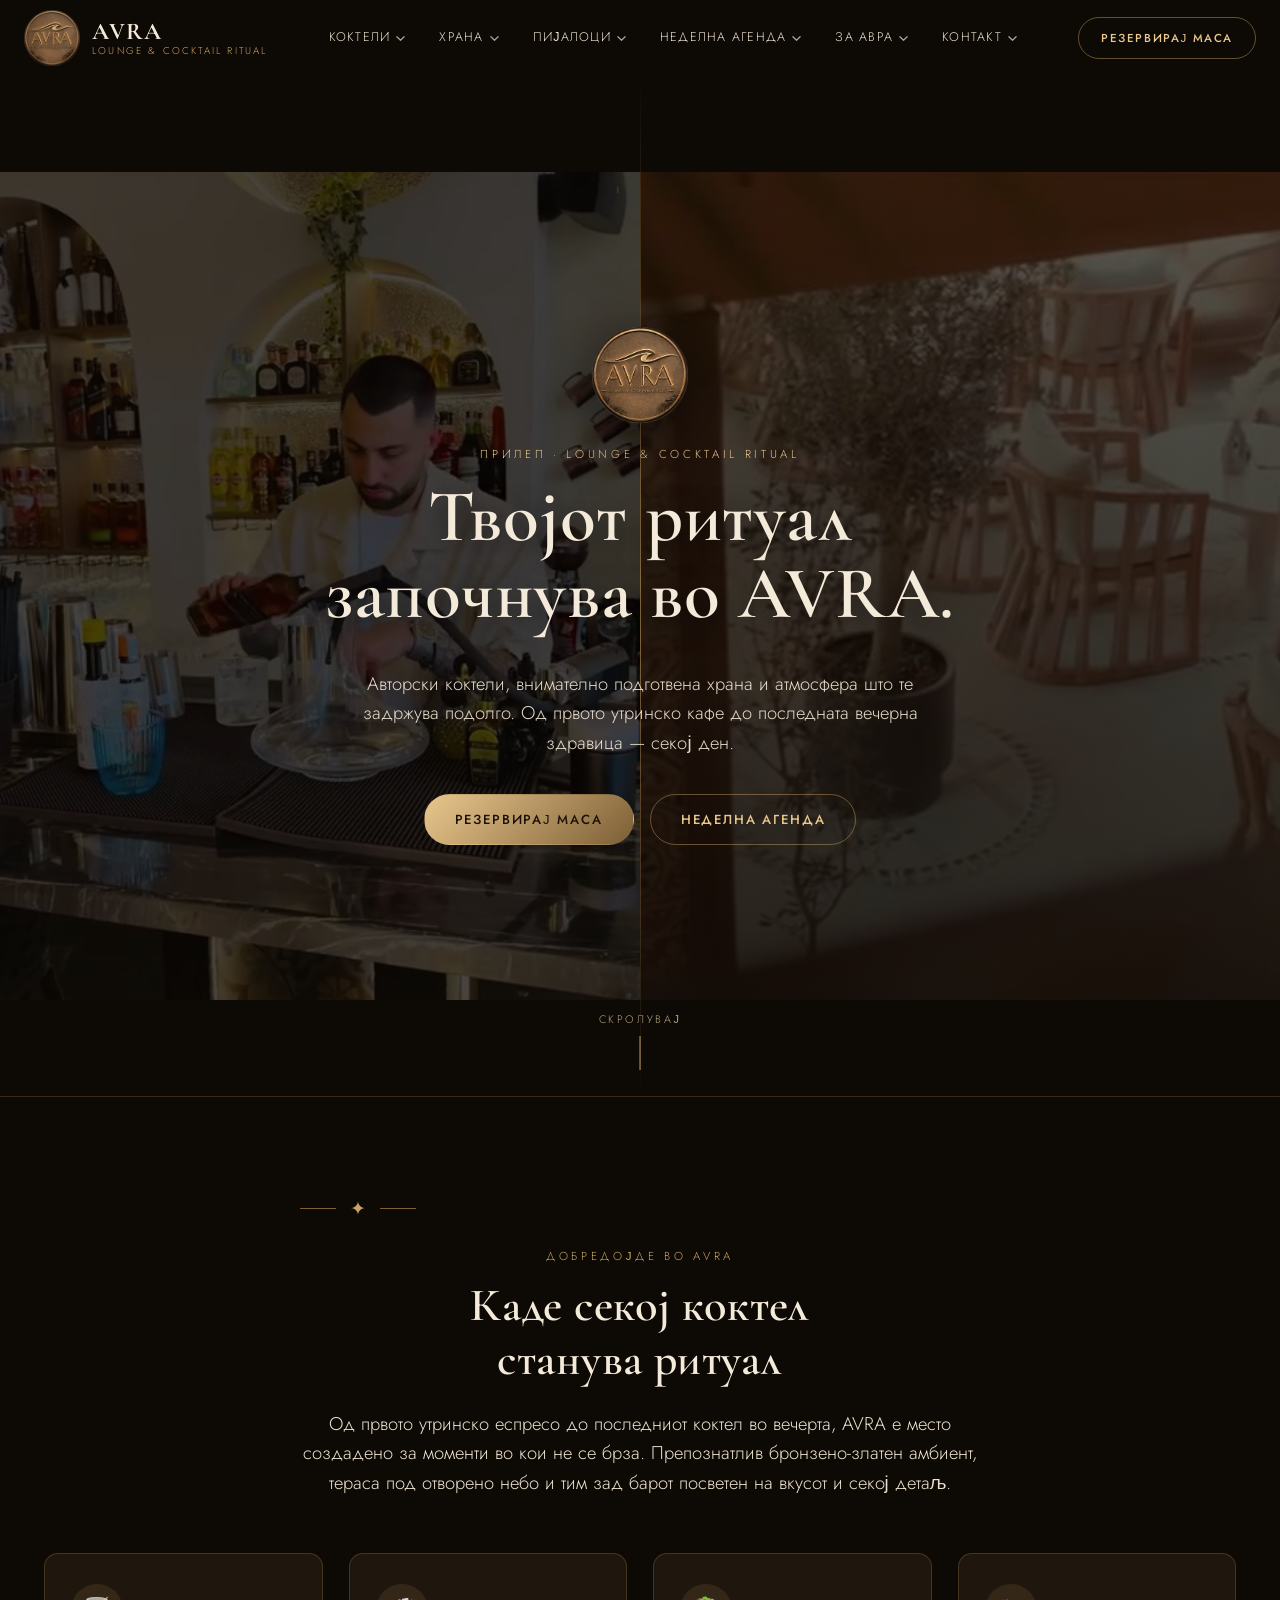
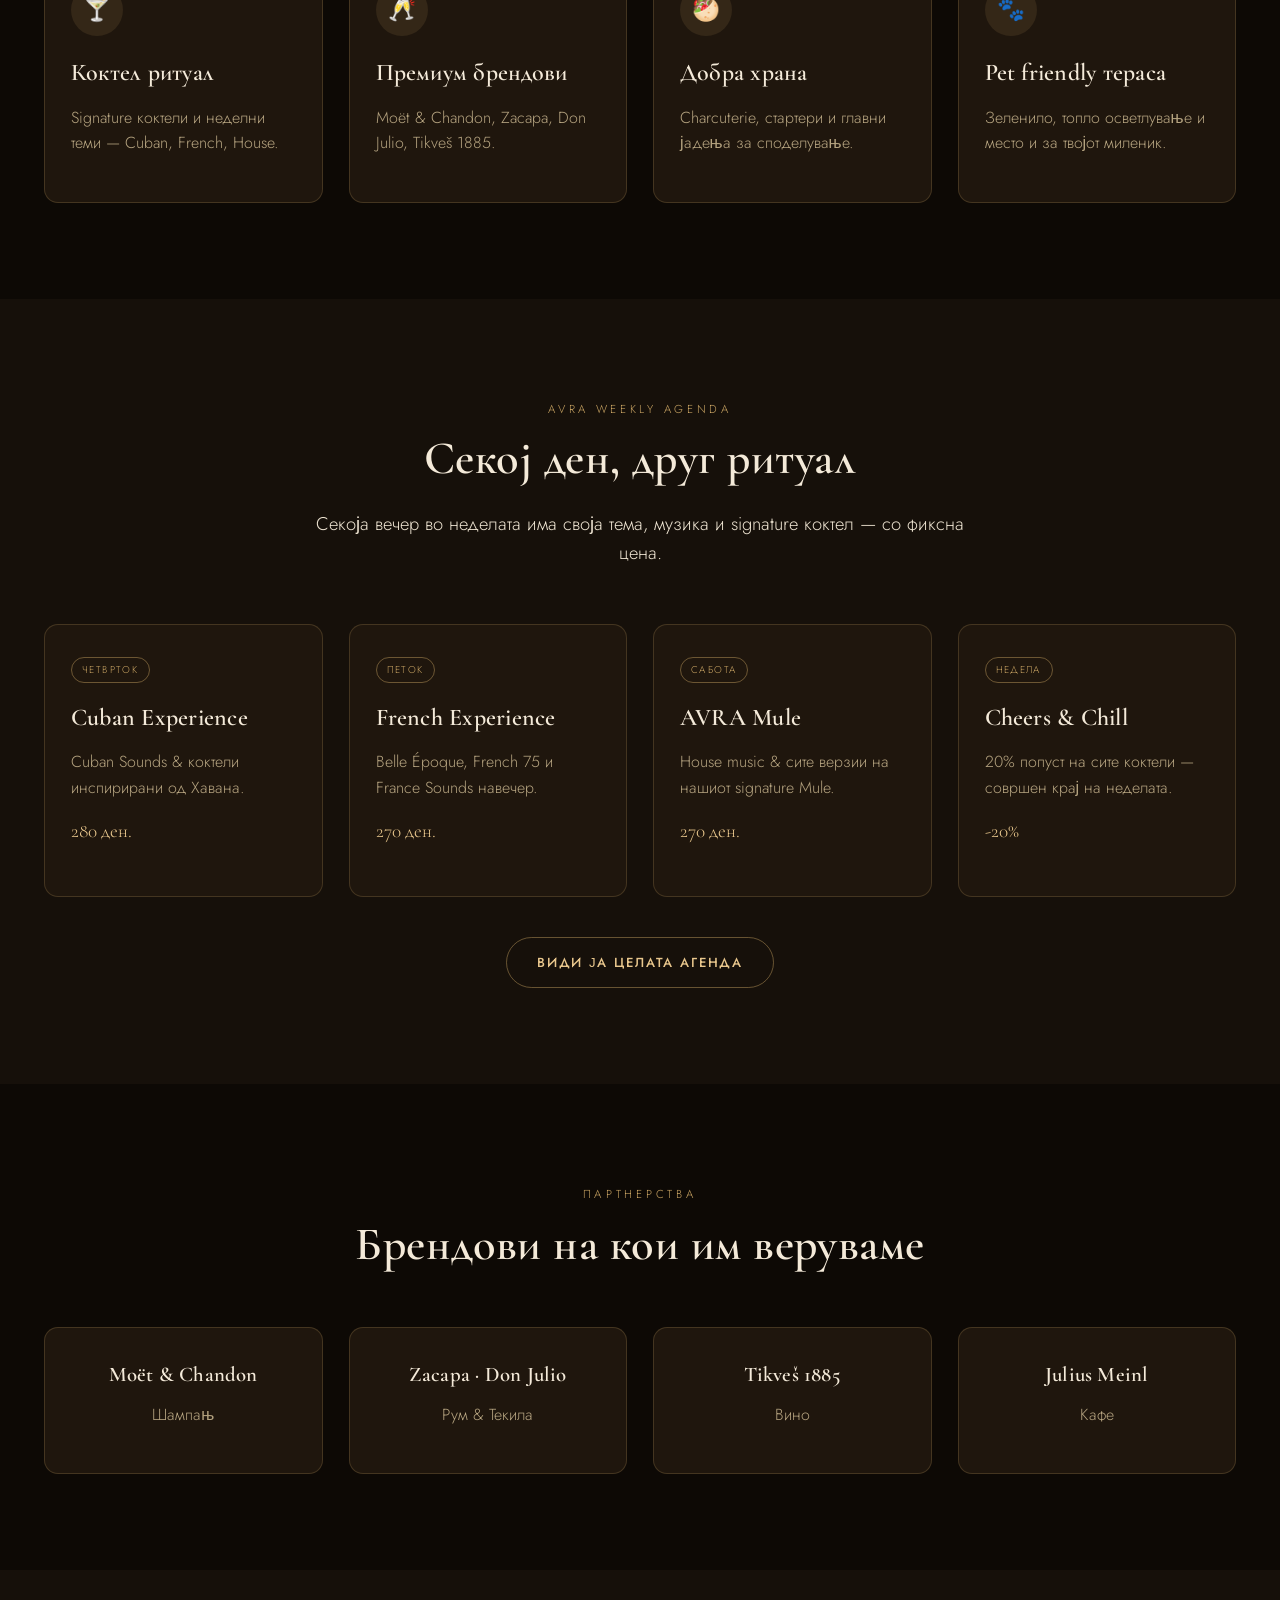
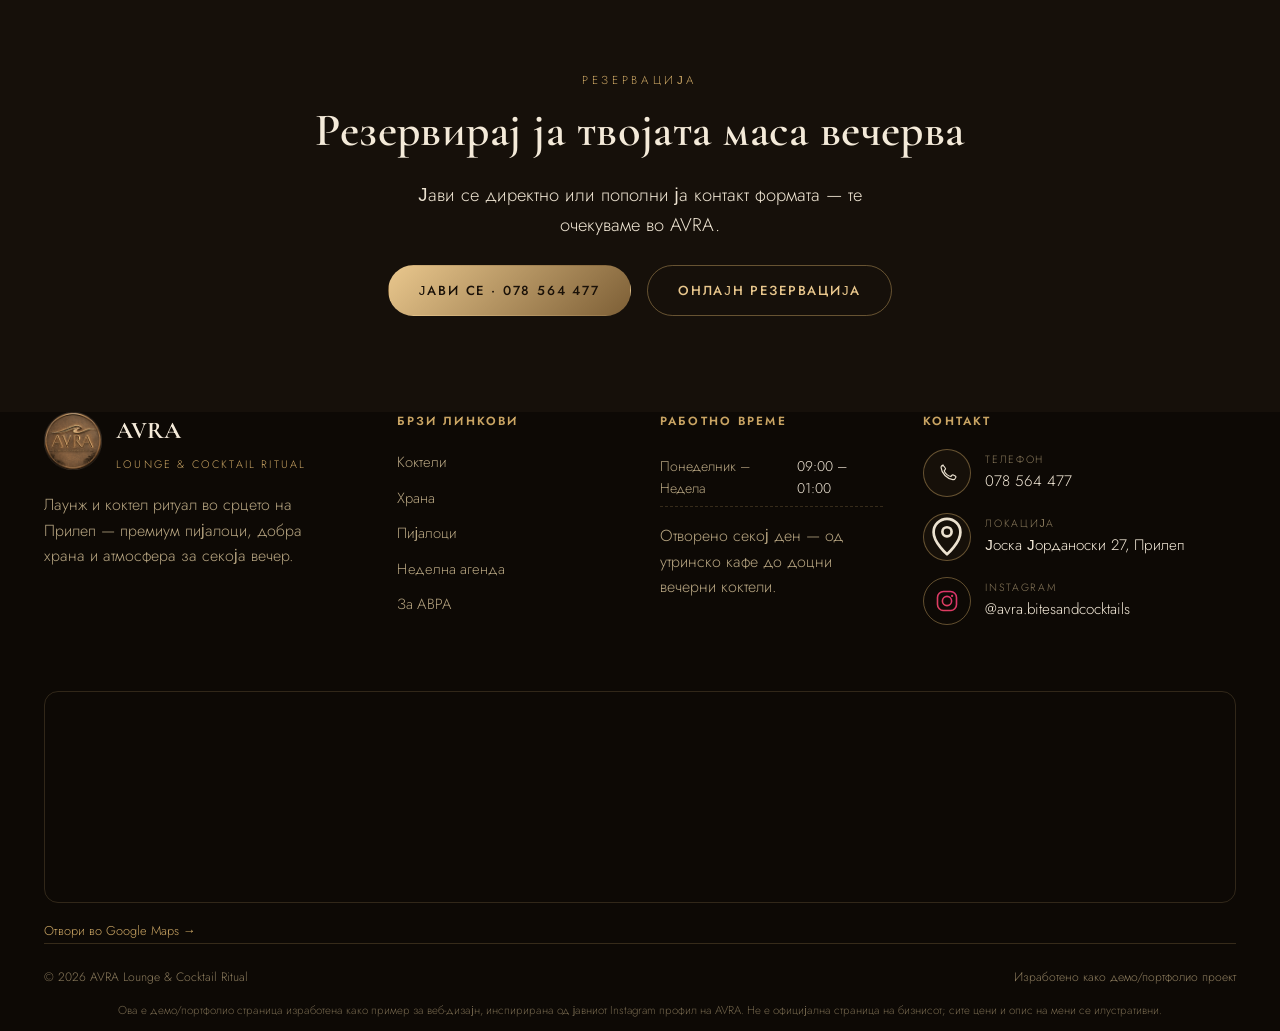
<file: index.html>
<!DOCTYPE html>
<html lang="mk">
<head>
<meta charset="UTF-8">
<meta name="viewport" content="width=device-width, initial-scale=1.0">
<meta name="color-scheme" content="dark">
<title>AVRA — Lounge &amp; Cocktail Ritual | Прилеп</title>
<meta name="description" content="AVRA Lounge & Cocktail Ritual — премиум коктел лаунж во Прилеп. Неделна коктел агенда, храна, тераса и коктел ритуал секоја вечер.">
<link rel="icon" type="image/png" sizes="32x32" href="media/favicon-32.png">
<link rel="icon" type="image/png" sizes="192x192" href="media/favicon-192.png">
<link rel="apple-touch-icon" href="media/favicon-192.png">
<link rel="stylesheet" href="css/style.css">
</head>
<body>

<div id="site-header"></div>

<!-- ============ HERO: двете видеа низ цела секцијата ============ -->
<section class="hero">
  <div class="hero-video-col col-left">
    <video autoplay muted loop playsinline preload="auto" poster="media/hero-portrait-poster.jpg">
      <source src="media/hero-portrait.mp4" type="video/mp4">
    </video>
  </div>
  <div class="hero-video-col col-right">
    <video autoplay muted loop playsinline preload="auto" poster="media/hero-landscape-poster.jpg">
      <source src="media/hero-landscape.mp4" type="video/mp4">
    </video>
  </div>
  <div class="hero-seam"></div>

  <div class="hero-content">
    <img class="brand-mark" src="media/avra-logo.png" alt="AVRA лого">
    <span class="eyebrow">Прилеп · Lounge &amp; Cocktail Ritual</span>
    <h1>Твојот ритуал<br>започнува во AVRA.</h1>
    <p class="lead">Авторски коктели, внимателно подготвена храна и атмосфера што те задржува подолго. Од првото утринско кафе до последната вечерна здравица — секој ден.</p>
    <div class="hero-cta">
      <a class="btn btn-gold" href="contact.html#rezervacija">Резервирај маса</a>
      <a class="btn btn-outline" href="agenda.html">Неделна агенда</a>
    </div>
  </div>

  <div class="hero-scroll"><span>Скролувај</span><span class="line"></span></div>
</section>

<!-- ============ INTRO STRIP ============ -->
<section>
  <div class="container">
    <div class="section-head reveal">
      <span class="divider-mark"><span>✦</span></span>
      <span class="eyebrow">Добредојде во AVRA</span>
      <h2>Каде секој коктел<br>станува ритуал</h2>
      <p class="lead">Од првото утринско еспресо до последниот коктел во вечерта, AVRA е место создадено за моменти во кои не се брза. Препознатлив бронзено-златен амбиент, тераса под отворено небо и тим зад барот посветен на вкусот и секој детаљ.</p>
    </div>

    <div class="grid grid-4">
      <div class="card reveal">
        <div class="icon-tile">🍸</div>
        <h3>Коктел ритуал</h3>
        <p>Signature коктели и неделни теми — Cuban, French, House.</p>
      </div>
      <div class="card reveal">
        <div class="icon-tile">🥂</div>
        <h3>Премиум брендови</h3>
        <p>Moët &amp; Chandon, Zacapa, Don Julio, Tikveš 1885.</p>
      </div>
      <div class="card reveal">
        <div class="icon-tile">🥙</div>
        <h3>Добра храна</h3>
        <p>Charcuterie, стартери и главни јадења за споделување.</p>
      </div>
      <div class="card reveal">
        <div class="icon-tile">🐾</div>
        <h3>Pet friendly тераса</h3>
        <p>Зеленило, топло осветлување и место и за твојот миленик.</p>
      </div>
    </div>
  </div>
</section>

<!-- ============ WEEKLY AGENDA PREVIEW ============ -->
<section class="section-alt">
  <div class="container">
    <div class="section-head reveal">
      <span class="eyebrow">AVRA Weekly Agenda</span>
      <h2>Секој ден, друг ритуал</h2>
      <p class="lead">Секоја вечер во неделата има своја тема, музика и signature коктел — со фиксна цена.</p>
    </div>

    <div class="grid grid-4">
      <div class="card reveal">
        <span class="tag">Четврток</span>
        <h3>Cuban Experience</h3>
        <p>Cuban Sounds &amp; коктели инспирирани од Хавана.</p>
        <p class="mi-price" style="color:var(--gold-bright);font-family:var(--serif);font-size:1.2rem;">280 ден.</p>
      </div>
      <div class="card reveal">
        <span class="tag">Петок</span>
        <h3>French Experience</h3>
        <p>Belle Époque, French 75 и France Sounds навечер.</p>
        <p style="color:var(--gold-bright);font-family:var(--serif);font-size:1.2rem;">270 ден.</p>
      </div>
      <div class="card reveal">
        <span class="tag">Сабота</span>
        <h3>AVRA Mule</h3>
        <p>House music &amp; сите верзии на нашиот signature Mule.</p>
        <p style="color:var(--gold-bright);font-family:var(--serif);font-size:1.2rem;">270 ден.</p>
      </div>
      <div class="card reveal">
        <span class="tag">Недела</span>
        <h3>Cheers &amp; Chill</h3>
        <p>20% попуст на сите коктели — совршен крај на неделата.</p>
        <p style="color:var(--gold-bright);font-family:var(--serif);font-size:1.2rem;">-20%</p>
      </div>
    </div>

    <div class="center reveal" style="margin-top:40px;">
      <a class="btn btn-outline" href="agenda.html">Види ја целата агенда</a>
    </div>
  </div>
</section>

<!-- ============ PARTNERS ============ -->
<section>
  <div class="container">
    <div class="section-head reveal">
      <span class="eyebrow">Партнерства</span>
      <h2>Брендови на кои им веруваме</h2>
    </div>
    <div class="grid grid-4" style="text-align:center;">
      <div class="card reveal"><h3 style="font-size:1.3rem;">Moët &amp; Chandon</h3><p>Шампањ</p></div>
      <div class="card reveal"><h3 style="font-size:1.3rem;">Zacapa · Don Julio</h3><p>Рум &amp; Текила</p></div>
      <div class="card reveal"><h3 style="font-size:1.3rem;">Tikveš 1885</h3><p>Вино</p></div>
      <div class="card reveal"><h3 style="font-size:1.3rem;">Julius Meinl</h3><p>Кафе</p></div>
    </div>
  </div>
</section>

<!-- ============ CTA ============ -->
<section class="section-alt">
  <div class="container center reveal">
    <span class="eyebrow">Резервација</span>
    <h2>Резервирај ја твојата маса вечерва</h2>
    <p class="lead" style="max-width:520px;margin:0 auto 26px;">Јави се директно или пополни ја контакт формата — те очекуваме во AVRA.</p>
    <div class="hero-cta">
      <a class="btn btn-gold" href="tel:+38978564477">Јави се · 078 564 477</a>
      <a class="btn btn-outline" href="contact.html#rezervacija">Онлајн резервација</a>
    </div>
  </div>
</section>

<div id="site-footer"></div>

<script src="js/layout.js"></script>
</body>
</html>
</file>
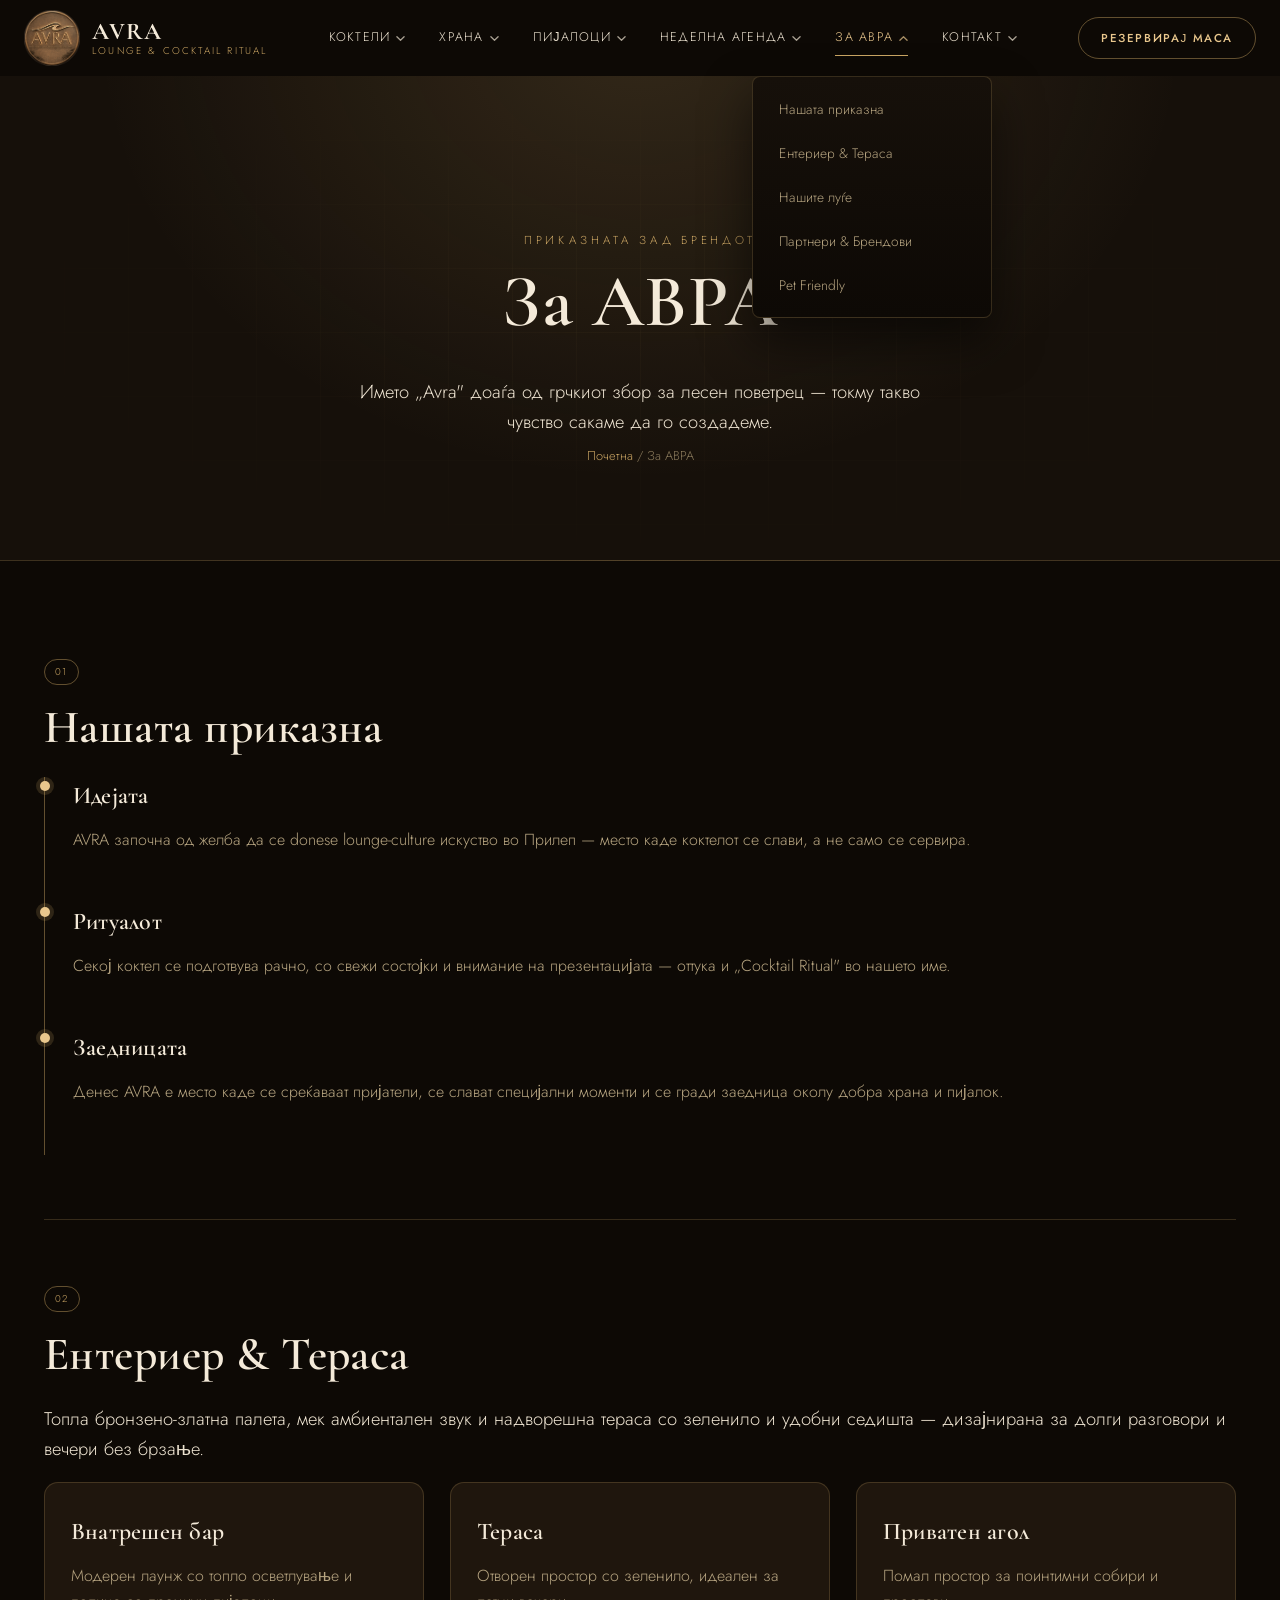
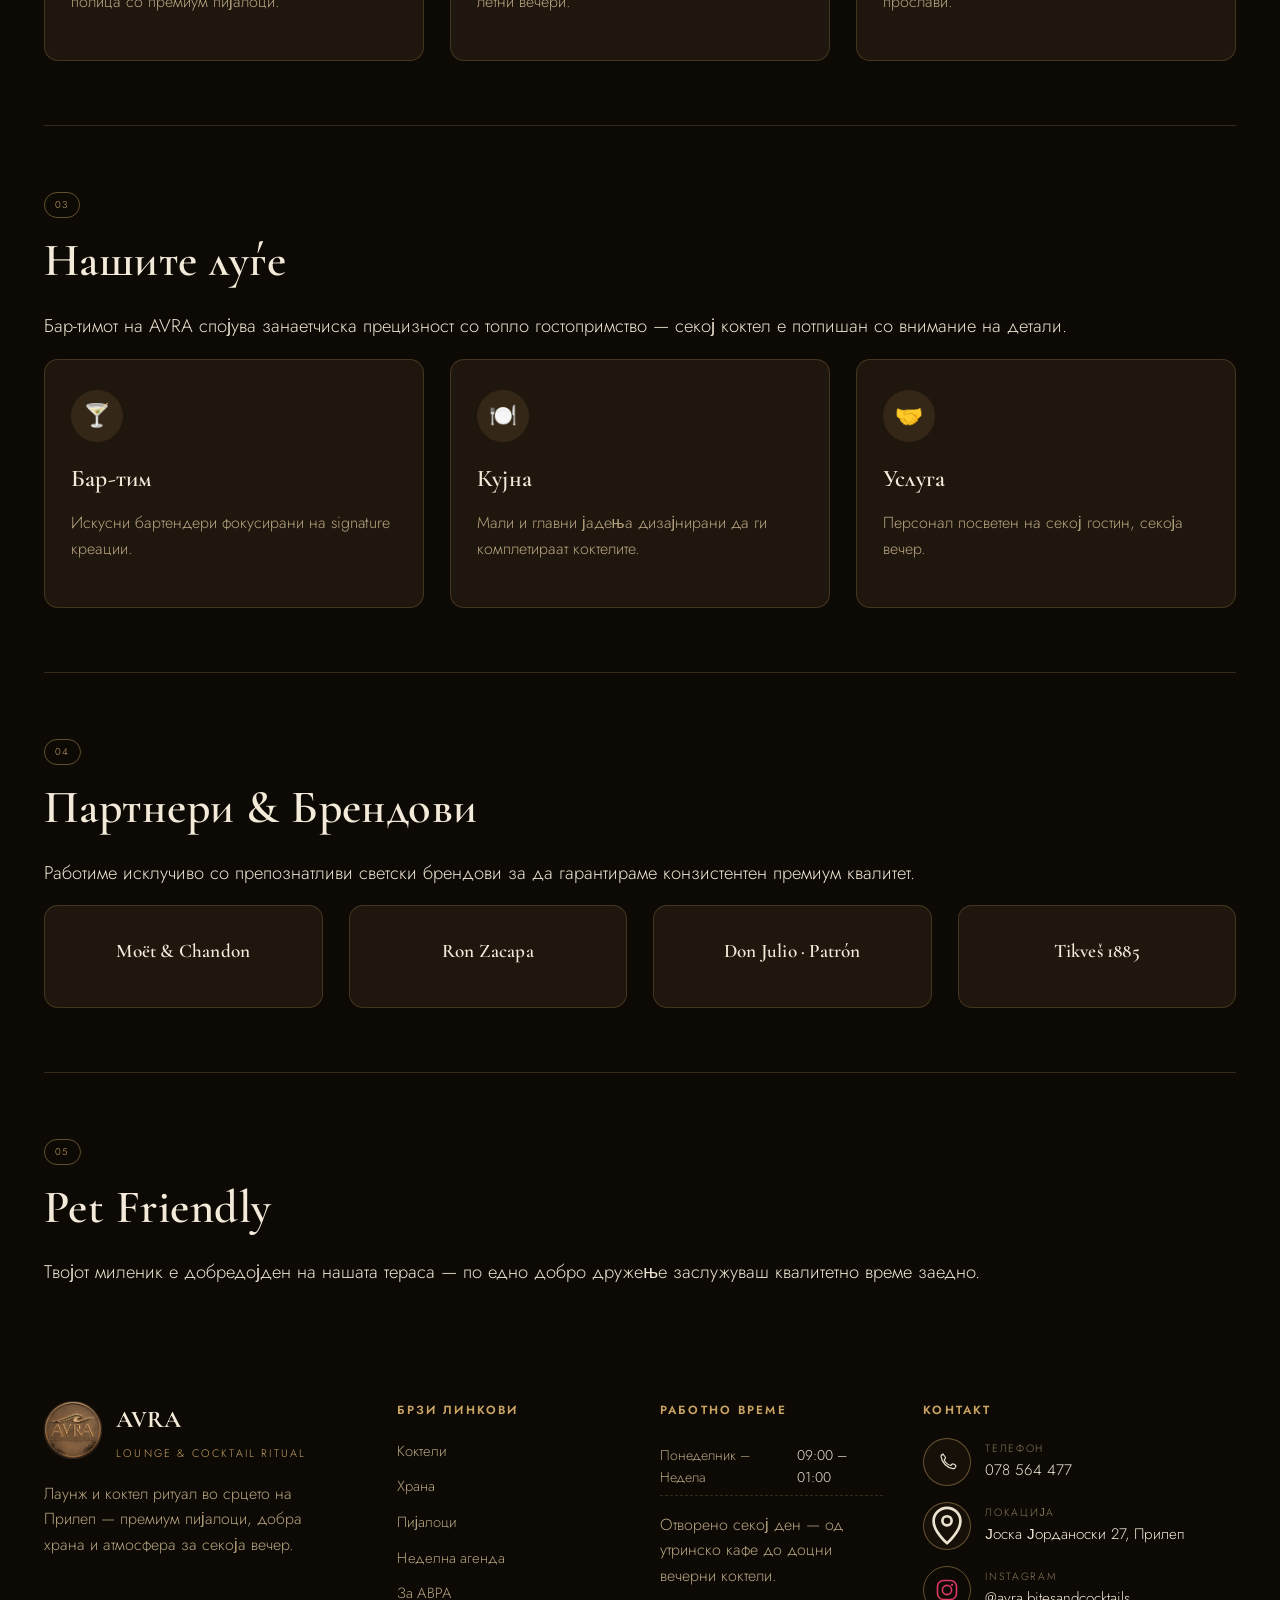
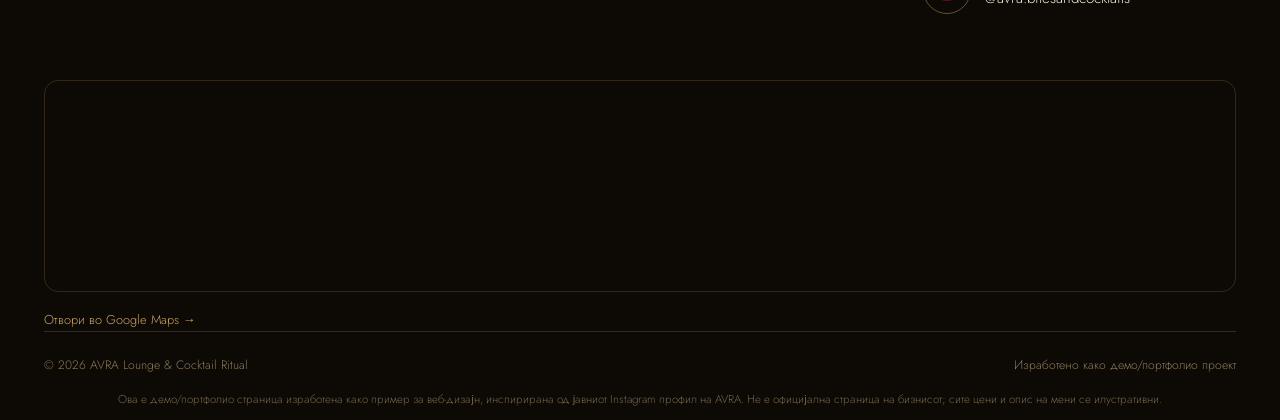
<file: about.html>
<!DOCTYPE html>
<html lang="mk">
<head>
<meta charset="UTF-8">
<meta name="viewport" content="width=device-width, initial-scale=1.0">
<meta name="color-scheme" content="dark">
<title>За АВРА — AVRA Lounge &amp; Cocktail Ritual</title>
<link rel="icon" type="image/png" sizes="32x32" href="media/favicon-32.png">
<link rel="icon" type="image/png" sizes="192x192" href="media/favicon-192.png">
<link rel="apple-touch-icon" href="media/favicon-192.png">
<link rel="stylesheet" href="css/style.css">
</head>
<body>

<div id="site-header"></div>

<section class="page-hero">
  <div class="container">
    <span class="eyebrow">Приказната зад брендот</span>
    <h1>За АВРА</h1>
    <p class="lead" style="max-width:560px;margin:0 auto;">Името „Avra" доаѓа од грчкиот збор за лесен поветрец — токму таквo чувство сакаме да го создадеме.</p>
    <p class="page-crumb"><a href="index.html">Почетна</a> / За АВРА</p>
  </div>
</section>

<section>
  <div class="container">
    <div class="menu-anchor-block" id="prikazna">
      <span class="tag">01</span>
      <h2>Нашата приказна</h2>
      <div class="timeline">
        <div class="t-item reveal"><h3>Идејата</h3><p>AVRA започна од желба да се donese lounge-culture искуство во Прилеп — место каде коктелот се слави, а не само се сервира.</p></div>
        <div class="t-item reveal"><h3>Ритуалот</h3><p>Секој коктел се подготвува рачно, со свежи состојки и внимание на презентацијата — оттука и „Cocktail Ritual" во нашето име.</p></div>
        <div class="t-item reveal"><h3>Заедницата</h3><p>Денес AVRA е место каде се среќаваат пријатели, се слават специјални моменти и се гради заедница околу добра храна и пијалок.</p></div>
      </div>
    </div>

    <div class="menu-anchor-block" id="enterier">
      <span class="tag">02</span>
      <h2>Ентериер &amp; Тераса</h2>
      <p class="lead">Топла бронзено-златна палета, мек амбиентален звук и надворешна тераса со зеленило и удобни седишта — дизајнирана за долги разговори и вечери без брзање.</p>
      <div class="grid grid-3">
        <div class="card reveal"><h3>Внатрешен бар</h3><p>Модерен лаунж со топло осветлување и полица со премиум пијалоци.</p></div>
        <div class="card reveal"><h3>Тераса</h3><p>Отворен простор со зеленило, идеален за летни вечери.</p></div>
        <div class="card reveal"><h3>Приватен агол</h3><p>Помал простор за поинтимни собири и прослави.</p></div>
      </div>
    </div>

    <div class="menu-anchor-block" id="lugje">
      <span class="tag">03</span>
      <h2>Нашите луѓе</h2>
      <p class="lead">Бар-тимот на AVRA спојува занаетчиска прецизност со топло гостопримство — секој коктел е потпишан со внимание на детали.</p>
      <div class="grid grid-3">
        <div class="card reveal"><div class="icon-tile">🍸</div><h3>Бар-тим</h3><p>Искусни бартендери фокусирани на signature креации.</p></div>
        <div class="card reveal"><div class="icon-tile">🍽️</div><h3>Кујна</h3><p>Мали и главни јадења дизајнирани да ги комплетираат коктелите.</p></div>
        <div class="card reveal"><div class="icon-tile">🤝</div><h3>Услуга</h3><p>Персонал посветен на секој гостин, секоја вечер.</p></div>
      </div>
    </div>

    <div class="menu-anchor-block" id="partneri">
      <span class="tag">04</span>
      <h2>Партнери &amp; Брендови</h2>
      <p class="lead">Работиме исклучиво со препознатливи светски брендови за да гарантираме конзистентен премиум квалитет.</p>
      <div class="grid grid-4" style="text-align:center;">
        <div class="card reveal"><h3 style="font-size:1.2rem;">Moët &amp; Chandon</h3></div>
        <div class="card reveal"><h3 style="font-size:1.2rem;">Ron Zacapa</h3></div>
        <div class="card reveal"><h3 style="font-size:1.2rem;">Don Julio · Patrón</h3></div>
        <div class="card reveal"><h3 style="font-size:1.2rem;">Tikveš 1885</h3></div>
      </div>
    </div>

    <div class="menu-anchor-block" id="pet-friendly">
      <span class="tag">05</span>
      <h2>Pet Friendly</h2>
      <p class="lead">Твојот миленик е добредојден на нашата тераса — по едно добро дружење заслужуваш квалитетно време заедно.</p>
    </div>
  </div>
</section>

<div id="site-footer"></div>
<script src="js/layout.js"></script>
</body>
</html>
</file>
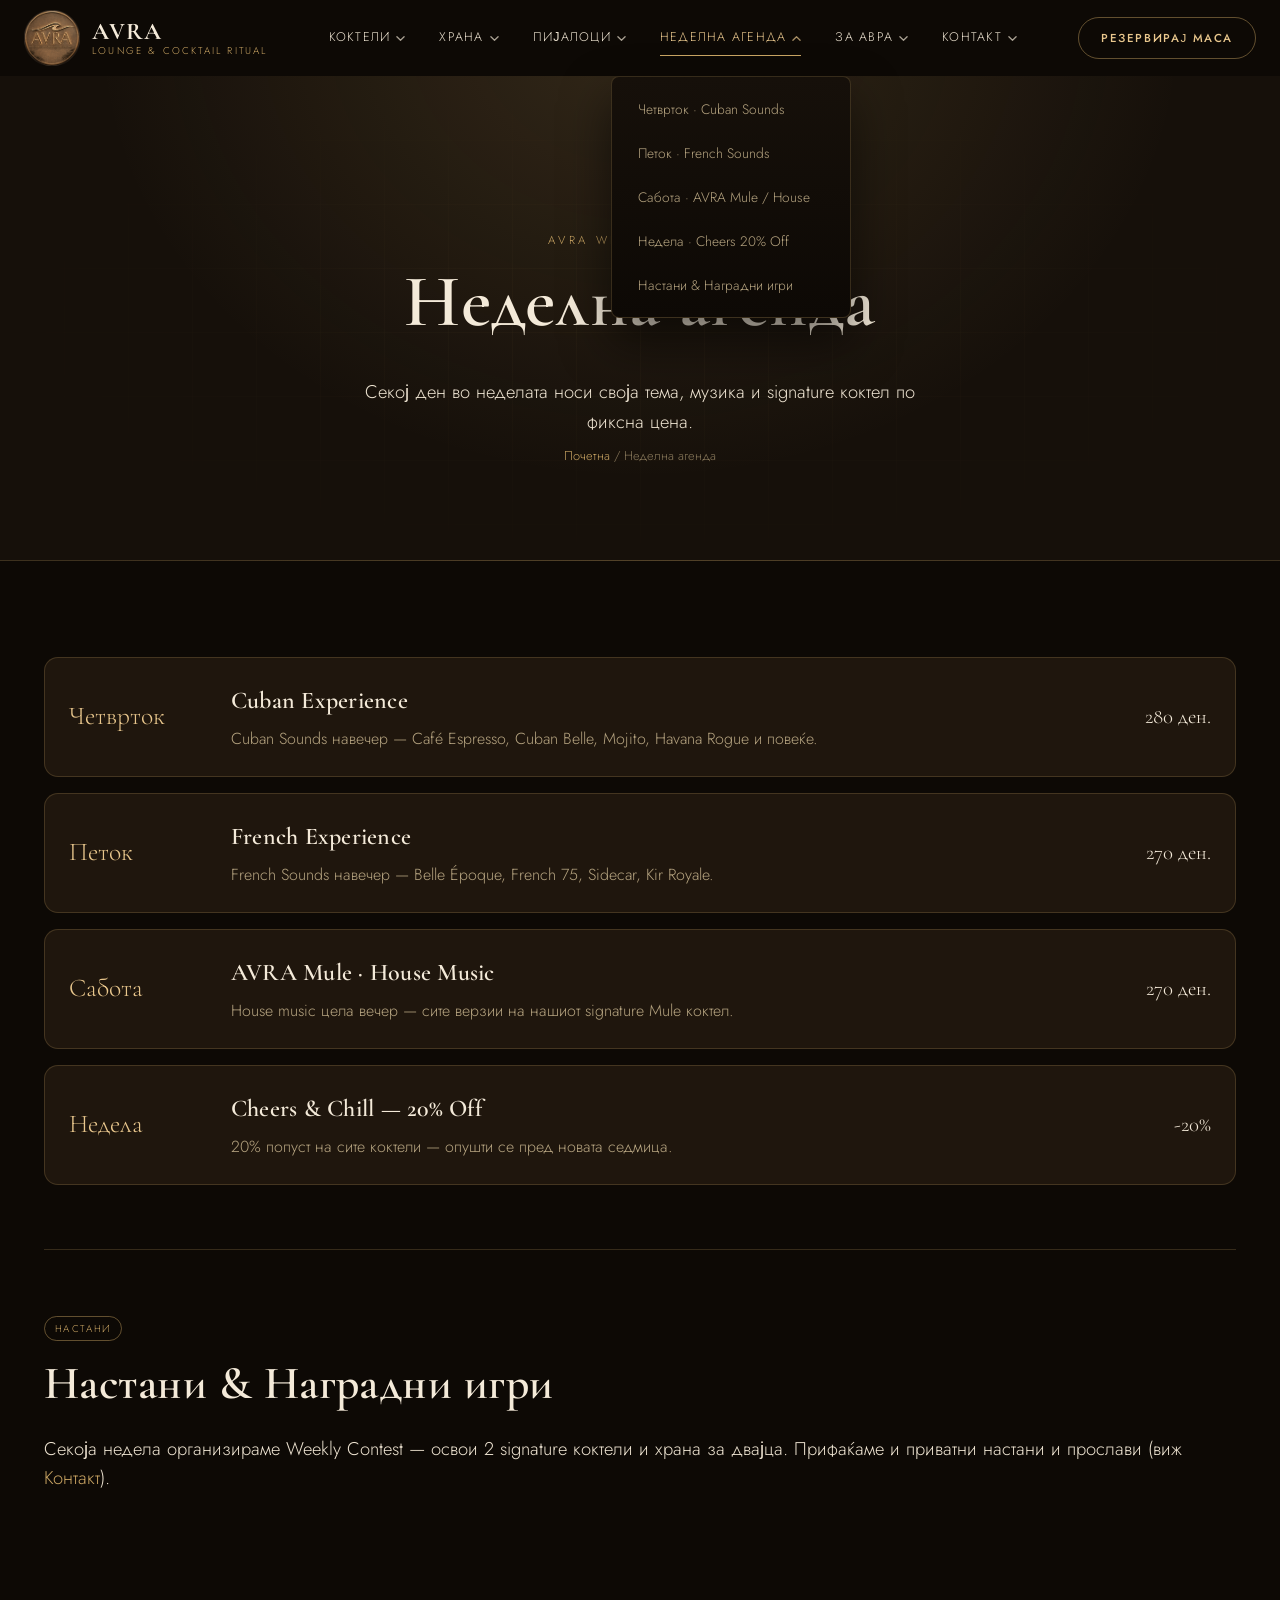
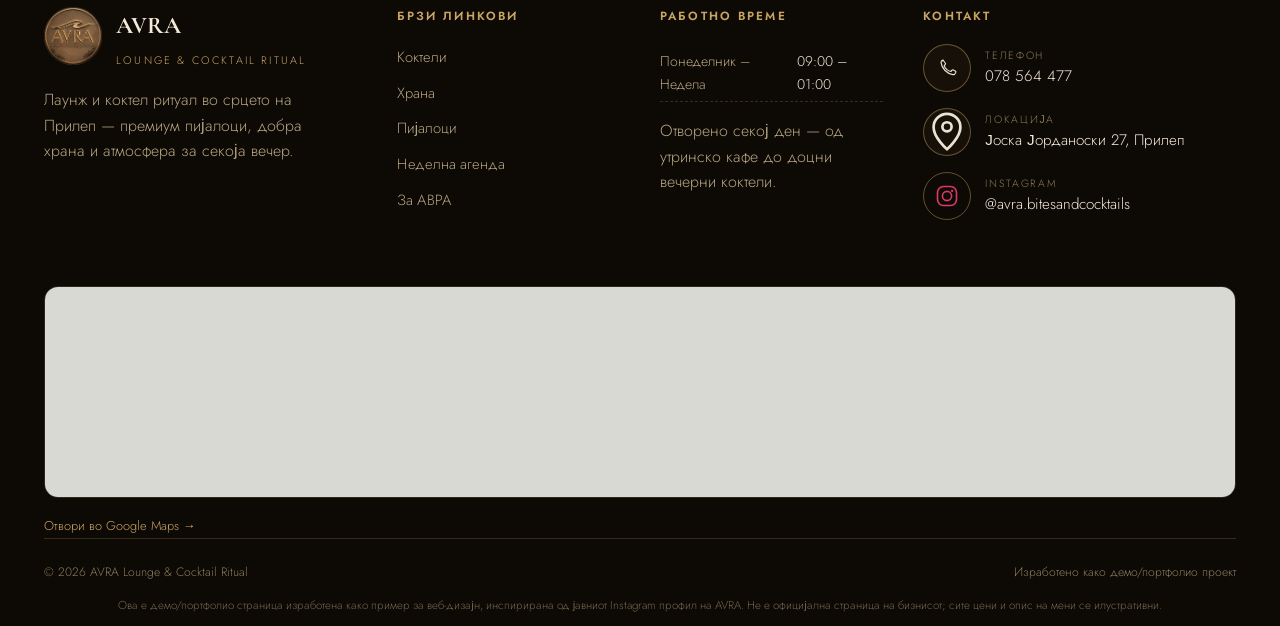
<file: agenda.html>
<!DOCTYPE html>
<html lang="mk">
<head>
<meta charset="UTF-8">
<meta name="viewport" content="width=device-width, initial-scale=1.0">
<meta name="color-scheme" content="dark">
<title>Неделна агенда — AVRA Lounge &amp; Cocktail Ritual</title>
<link rel="icon" type="image/png" sizes="32x32" href="media/favicon-32.png">
<link rel="icon" type="image/png" sizes="192x192" href="media/favicon-192.png">
<link rel="apple-touch-icon" href="media/favicon-192.png">
<link rel="stylesheet" href="css/style.css">
</head>
<body>

<div id="site-header"></div>

<section class="page-hero">
  <div class="container">
    <span class="eyebrow">AVRA Weekly Agenda</span>
    <h1>Неделна агенда</h1>
    <p class="lead" style="max-width:560px;margin:0 auto;">Секој ден во неделата носи своја тема, музика и signature коктел по фиксна цена.</p>
    <p class="page-crumb"><a href="index.html">Почетна</a> / Неделна агенда</p>
  </div>
</section>

<section>
  <div class="container">

    <div class="agenda-row" id="cetvrtok">
      <div class="day">Четврток</div>
      <div>
        <h3 style="margin-bottom:6px;">Cuban Experience</h3>
        <p style="margin:0;">Cuban Sounds навечер — Café Espresso, Cuban Belle, Mojito, Havana Rogue и повеќе.</p>
      </div>
      <div class="price">280 ден.</div>
    </div>

    <div class="agenda-row" id="petok">
      <div class="day">Петок</div>
      <div>
        <h3 style="margin-bottom:6px;">French Experience</h3>
        <p style="margin:0;">French Sounds навечер — Belle Époque, French 75, Sidecar, Kir Royale.</p>
      </div>
      <div class="price">270 ден.</div>
    </div>

    <div class="agenda-row" id="sabota">
      <div class="day">Сабота</div>
      <div>
        <h3 style="margin-bottom:6px;">AVRA Mule · House Music</h3>
        <p style="margin:0;">House music цела вечер — сите верзии на нашиот signature Mule коктел.</p>
      </div>
      <div class="price">270 ден.</div>
    </div>

    <div class="agenda-row" id="nedela">
      <div class="day">Недела</div>
      <div>
        <h3 style="margin-bottom:6px;">Cheers &amp; Chill — 20% Off</h3>
        <p style="margin:0;">20% попуст на сите коктели — опушти се пред новата седмица.</p>
      </div>
      <div class="price">-20%</div>
    </div>

    <div class="menu-anchor-block reveal" id="nastani" style="margin-top:64px;padding-top:64px;border-top:1px solid var(--border);">
      <span class="tag">Настани</span>
      <h2>Настани &amp; Наградни игри</h2>
      <p class="lead">Секоја недела организираме Weekly Contest — освои 2 signature коктели и храна за двајца. Прифаќаме и приватни настани и прослави (виж <a href="contact.html#privatni-nastani" style="color:var(--gold);">Контакт</a>).</p>
    </div>

  </div>
</section>

<div id="site-footer"></div>
<script src="js/layout.js"></script>
</body>
</html>
</file>
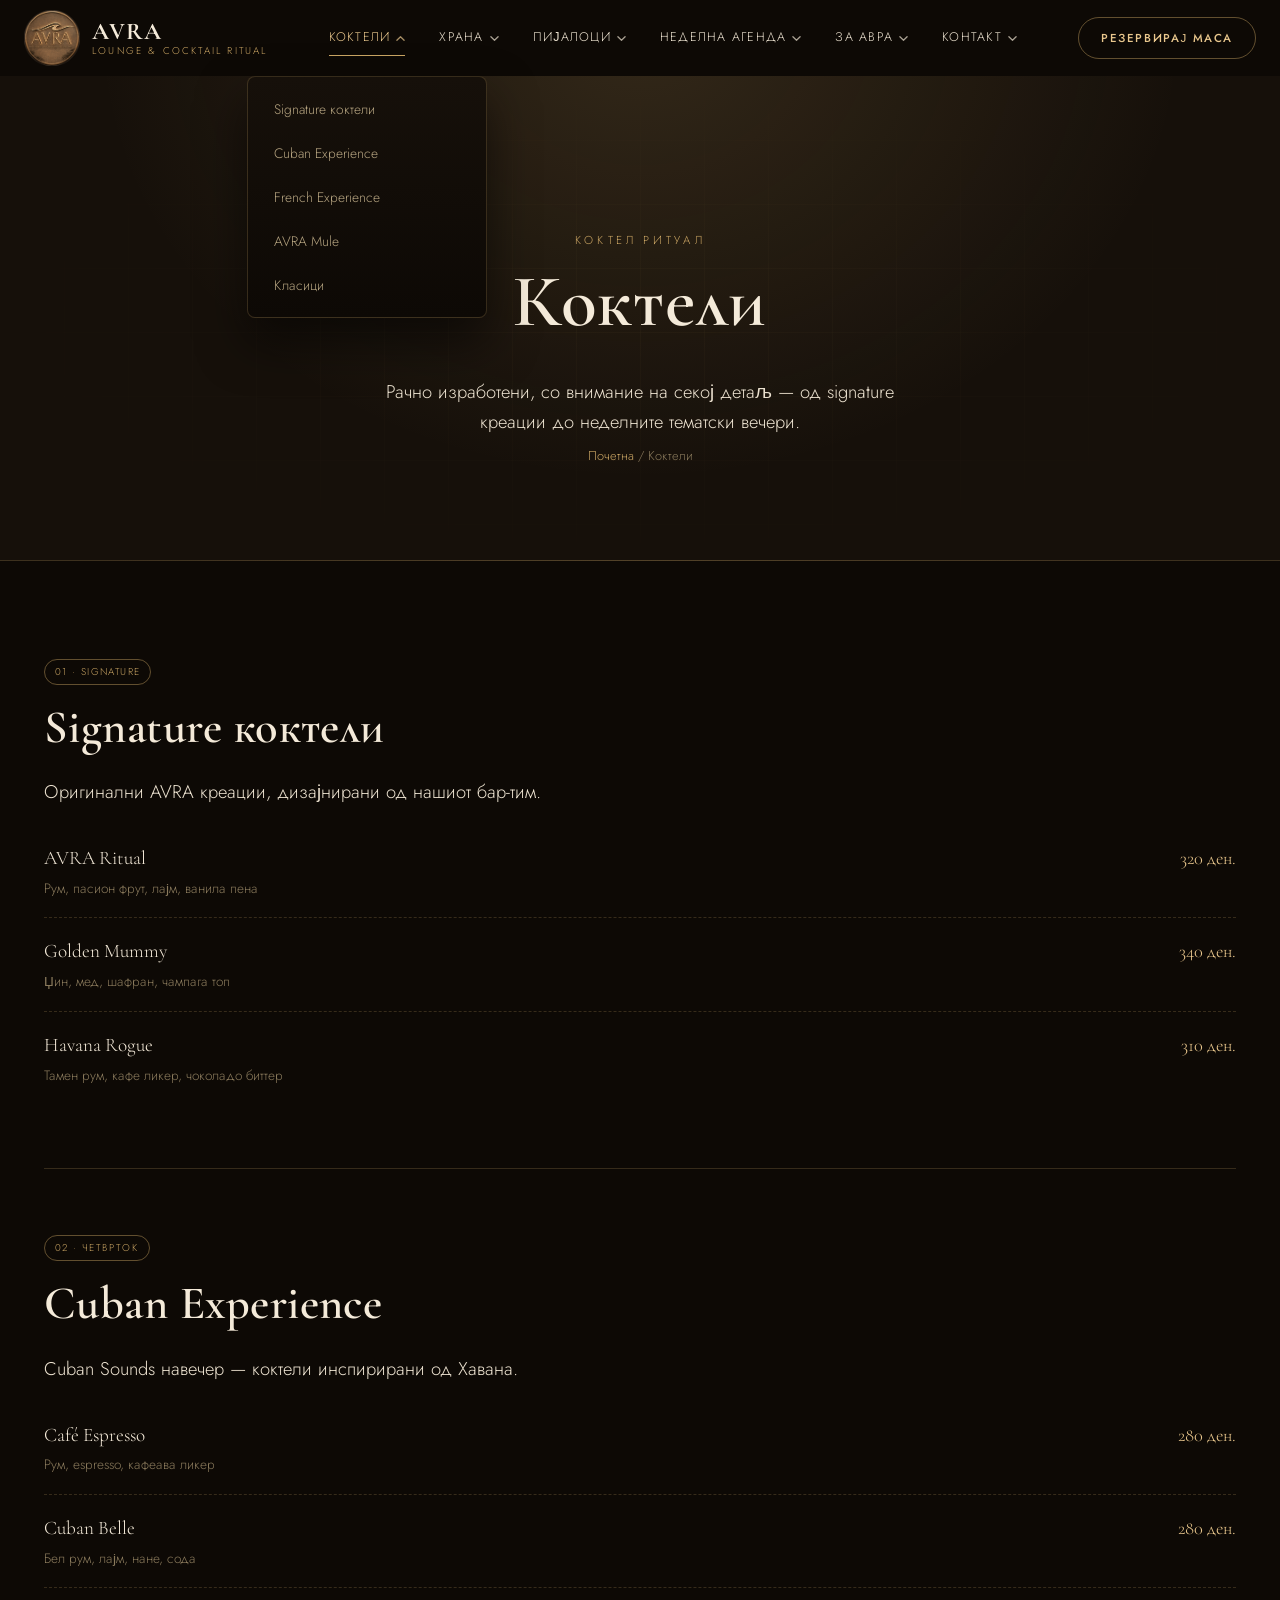
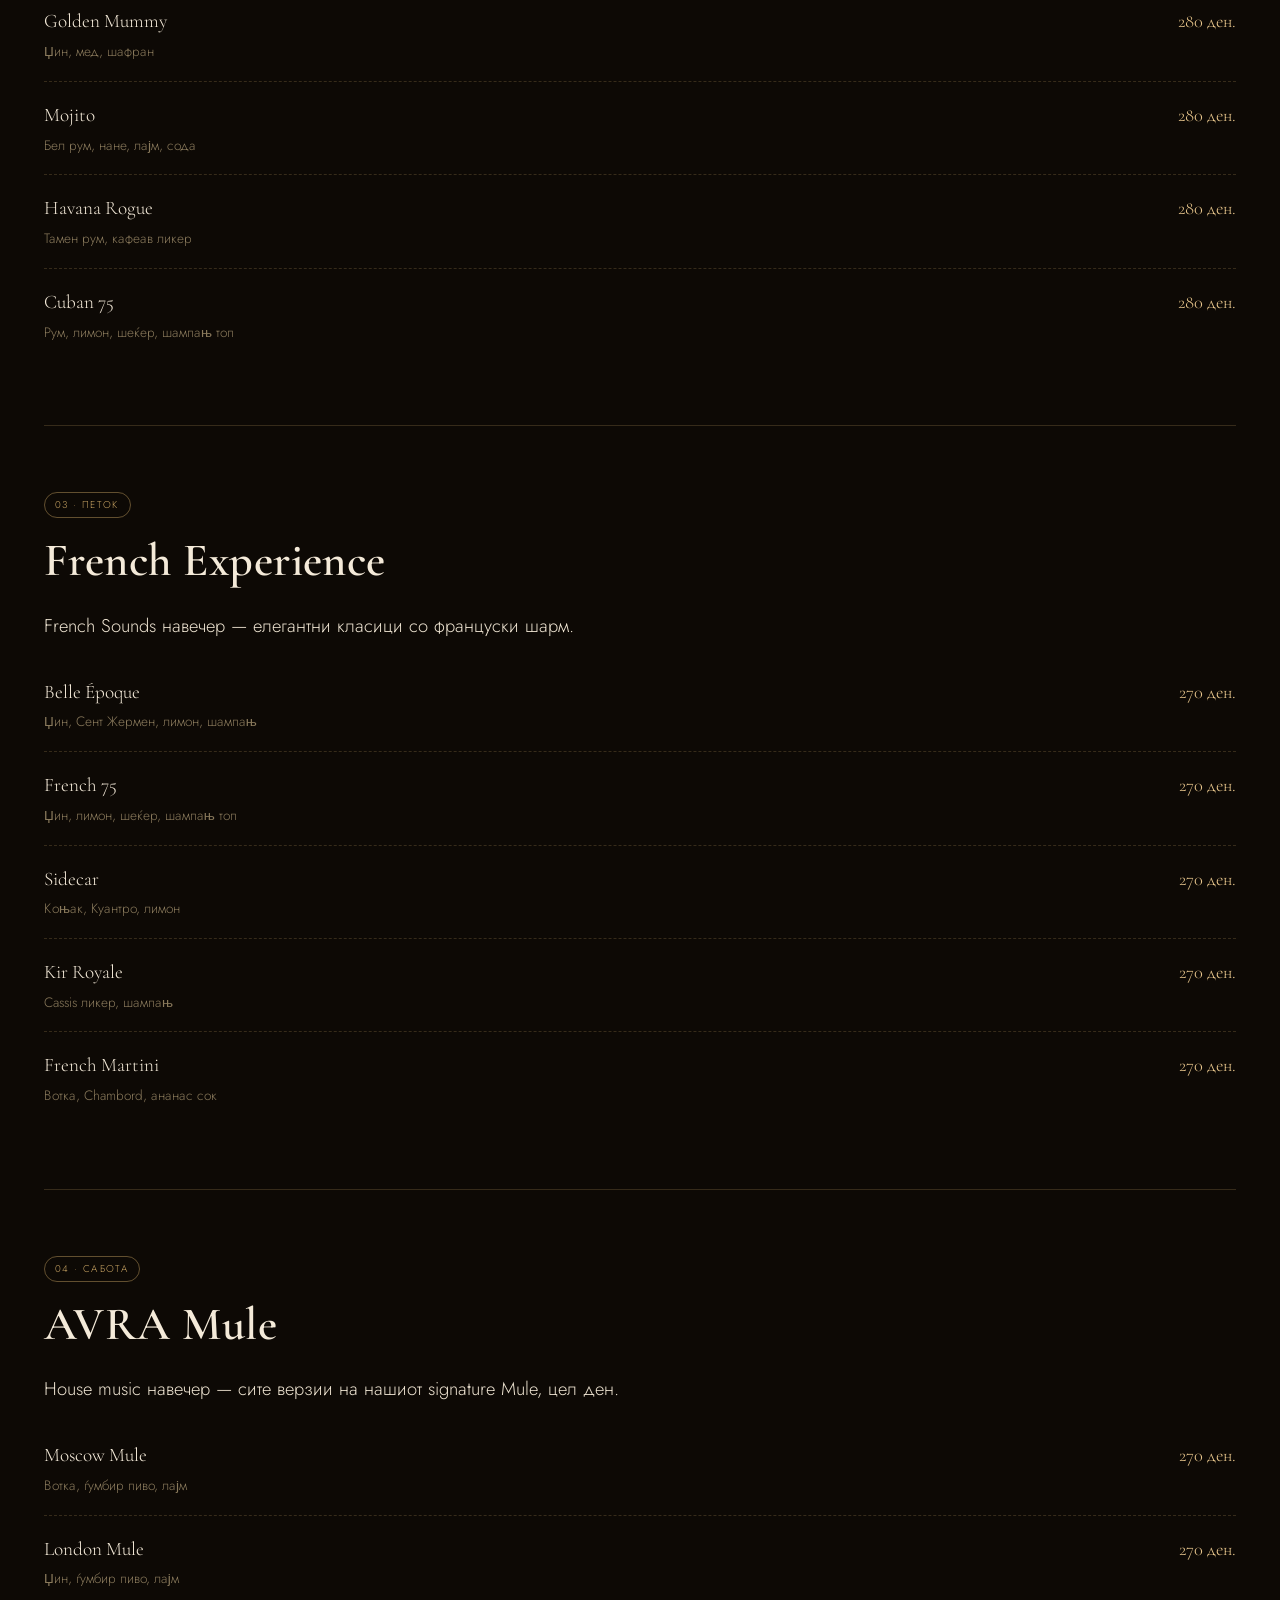
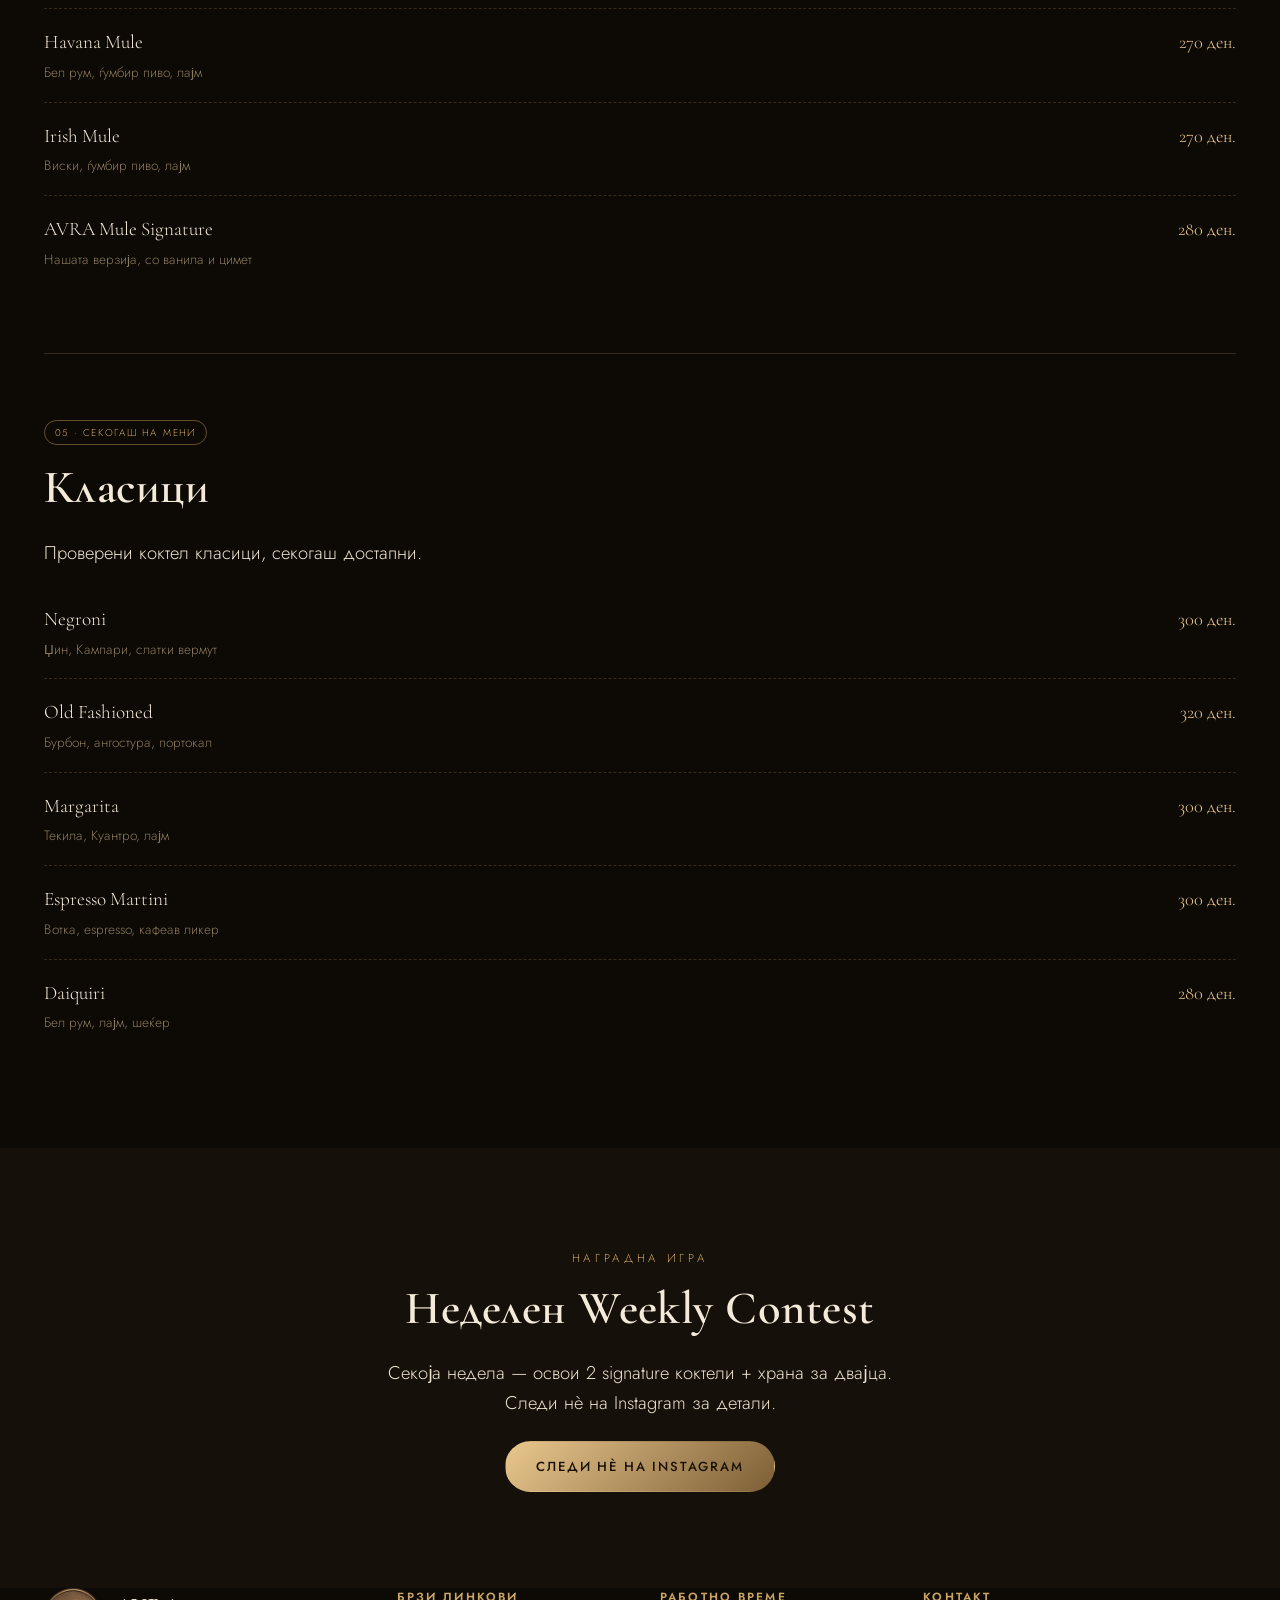
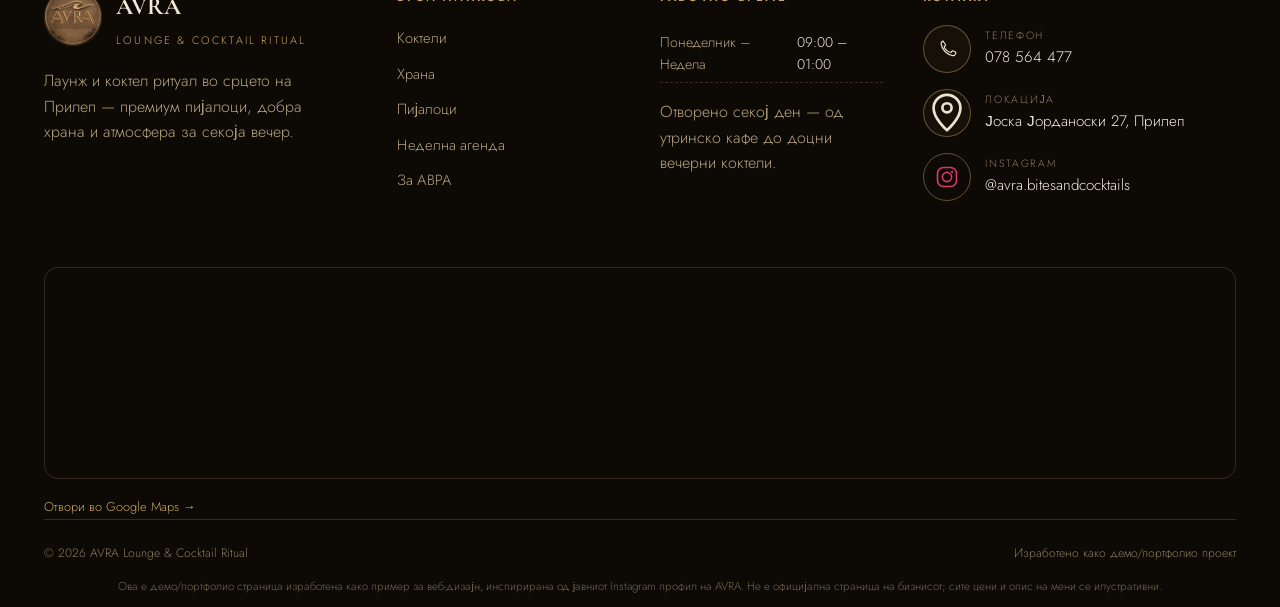
<file: cocktails.html>
<!DOCTYPE html>
<html lang="mk">
<head>
<meta charset="UTF-8">
<meta name="viewport" content="width=device-width, initial-scale=1.0">
<meta name="color-scheme" content="dark">
<title>Коктели — AVRA Lounge &amp; Cocktail Ritual</title>
<link rel="icon" type="image/png" sizes="32x32" href="media/favicon-32.png">
<link rel="icon" type="image/png" sizes="192x192" href="media/favicon-192.png">
<link rel="apple-touch-icon" href="media/favicon-192.png">
<link rel="stylesheet" href="css/style.css">
</head>
<body>

<div id="site-header"></div>

<section class="page-hero">
  <div class="container">
    <span class="eyebrow">Коктел ритуал</span>
    <h1>Коктели</h1>
    <p class="lead" style="max-width:560px;margin:0 auto;">Рачно изработени, со внимание на секој детаљ — од signature креации до неделните тематски вечери.</p>
    <p class="page-crumb"><a href="index.html">Почетна</a> / Коктели</p>
  </div>
</section>

<section>
  <div class="container">

    <div class="menu-anchor-block" id="signature">
      <span class="tag">01 · Signature</span>
      <h2>Signature коктели</h2>
      <p class="lead">Оригинални AVRA креации, дизајнирани од нашиот бар-тим.</p>
      <div class="menu-item">
        <div><div class="mi-name">AVRA Ritual</div><div class="mi-desc">Рум, пасион фрут, лајм, ванила пена</div></div>
        <div class="mi-price">320 ден.</div>
      </div>
      <div class="menu-item">
        <div><div class="mi-name">Golden Mummy</div><div class="mi-desc">Џин, мед, шафран, чампага топ</div></div>
        <div class="mi-price">340 ден.</div>
      </div>
      <div class="menu-item">
        <div><div class="mi-name">Havana Rogue</div><div class="mi-desc">Тамен рум, кафе ликер, чоколадо биттер</div></div>
        <div class="mi-price">310 ден.</div>
      </div>
    </div>

    <div class="menu-anchor-block" id="cuban">
      <span class="tag">02 · Четврток</span>
      <h2>Cuban Experience</h2>
      <p class="lead">Cuban Sounds навечер — коктели инспирирани од Хавана.</p>
      <div class="menu-item"><div><div class="mi-name">Café Espresso</div><div class="mi-desc">Рум, espresso, кафеава ликер</div></div><div class="mi-price">280 ден.</div></div>
      <div class="menu-item"><div><div class="mi-name">Cuban Belle</div><div class="mi-desc">Бел рум, лајм, нане, сода</div></div><div class="mi-price">280 ден.</div></div>
      <div class="menu-item"><div><div class="mi-name">Golden Mummy</div><div class="mi-desc">Џин, мед, шафран</div></div><div class="mi-price">280 ден.</div></div>
      <div class="menu-item"><div><div class="mi-name">Mojito</div><div class="mi-desc">Бел рум, нане, лајм, сода</div></div><div class="mi-price">280 ден.</div></div>
      <div class="menu-item"><div><div class="mi-name">Havana Rogue</div><div class="mi-desc">Тамен рум, кафеав ликер</div></div><div class="mi-price">280 ден.</div></div>
      <div class="menu-item"><div><div class="mi-name">Cuban 75</div><div class="mi-desc">Рум, лимон, шеќер, шампањ топ</div></div><div class="mi-price">280 ден.</div></div>
    </div>

    <div class="menu-anchor-block" id="french">
      <span class="tag">03 · Петок</span>
      <h2>French Experience</h2>
      <p class="lead">French Sounds навечер — елегантни класици со француски шарм.</p>
      <div class="menu-item"><div><div class="mi-name">Belle Époque</div><div class="mi-desc">Џин, Сент Жермен, лимон, шампањ</div></div><div class="mi-price">270 ден.</div></div>
      <div class="menu-item"><div><div class="mi-name">French 75</div><div class="mi-desc">Џин, лимон, шеќер, шампањ топ</div></div><div class="mi-price">270 ден.</div></div>
      <div class="menu-item"><div><div class="mi-name">Sidecar</div><div class="mi-desc">Коњак, Куантро, лимон</div></div><div class="mi-price">270 ден.</div></div>
      <div class="menu-item"><div><div class="mi-name">Kir Royale</div><div class="mi-desc">Cassis ликер, шампањ</div></div><div class="mi-price">270 ден.</div></div>
      <div class="menu-item"><div><div class="mi-name">French Martini</div><div class="mi-desc">Вотка, Chambord, ананас сок</div></div><div class="mi-price">270 ден.</div></div>
    </div>

    <div class="menu-anchor-block" id="avra-mule">
      <span class="tag">04 · Сабота</span>
      <h2>AVRA Mule</h2>
      <p class="lead">House music навечер — сите верзии на нашиот signature Mule, цел ден.</p>
      <div class="menu-item"><div><div class="mi-name">Moscow Mule</div><div class="mi-desc">Вотка, ѓумбир пиво, лајм</div></div><div class="mi-price">270 ден.</div></div>
      <div class="menu-item"><div><div class="mi-name">London Mule</div><div class="mi-desc">Џин, ѓумбир пиво, лајм</div></div><div class="mi-price">270 ден.</div></div>
      <div class="menu-item"><div><div class="mi-name">Havana Mule</div><div class="mi-desc">Бел рум, ѓумбир пиво, лајм</div></div><div class="mi-price">270 ден.</div></div>
      <div class="menu-item"><div><div class="mi-name">Irish Mule</div><div class="mi-desc">Виски, ѓумбир пиво, лајм</div></div><div class="mi-price">270 ден.</div></div>
      <div class="menu-item"><div><div class="mi-name">AVRA Mule Signature</div><div class="mi-desc">Нашата верзија, со ванила и цимет</div></div><div class="mi-price">280 ден.</div></div>
    </div>

    <div class="menu-anchor-block" id="klasici">
      <span class="tag">05 · Секогаш на мени</span>
      <h2>Класици</h2>
      <p class="lead">Проверени коктел класици, секогаш достапни.</p>
      <div class="menu-item"><div><div class="mi-name">Negroni</div><div class="mi-desc">Џин, Кампари, слатки вермут</div></div><div class="mi-price">300 ден.</div></div>
      <div class="menu-item"><div><div class="mi-name">Old Fashioned</div><div class="mi-desc">Бурбон, ангостура, портокал</div></div><div class="mi-price">320 ден.</div></div>
      <div class="menu-item"><div><div class="mi-name">Margarita</div><div class="mi-desc">Текила, Куантро, лајм</div></div><div class="mi-price">300 ден.</div></div>
      <div class="menu-item"><div><div class="mi-name">Espresso Martini</div><div class="mi-desc">Вотка, espresso, кафеав ликер</div></div><div class="mi-price">300 ден.</div></div>
      <div class="menu-item"><div><div class="mi-name">Daiquiri</div><div class="mi-desc">Бел рум, лајм, шеќер</div></div><div class="mi-price">280 ден.</div></div>
    </div>

  </div>
</section>

<section class="section-alt">
  <div class="container center reveal">
    <span class="eyebrow">Наградна игра</span>
    <h2>Неделен Weekly Contest</h2>
    <p class="lead" style="max-width:560px;margin:0 auto 24px;">Секоја недела — освои 2 signature коктели + храна за двајца. Следи нè на Instagram за детали.</p>
    <a class="btn btn-gold" href="https://www.instagram.com/avra.bitesandcocktails/" target="_blank" rel="noopener">Следи нè на Instagram</a>
  </div>
</section>

<div id="site-footer"></div>
<script src="js/layout.js"></script>
</body>
</html>
</file>
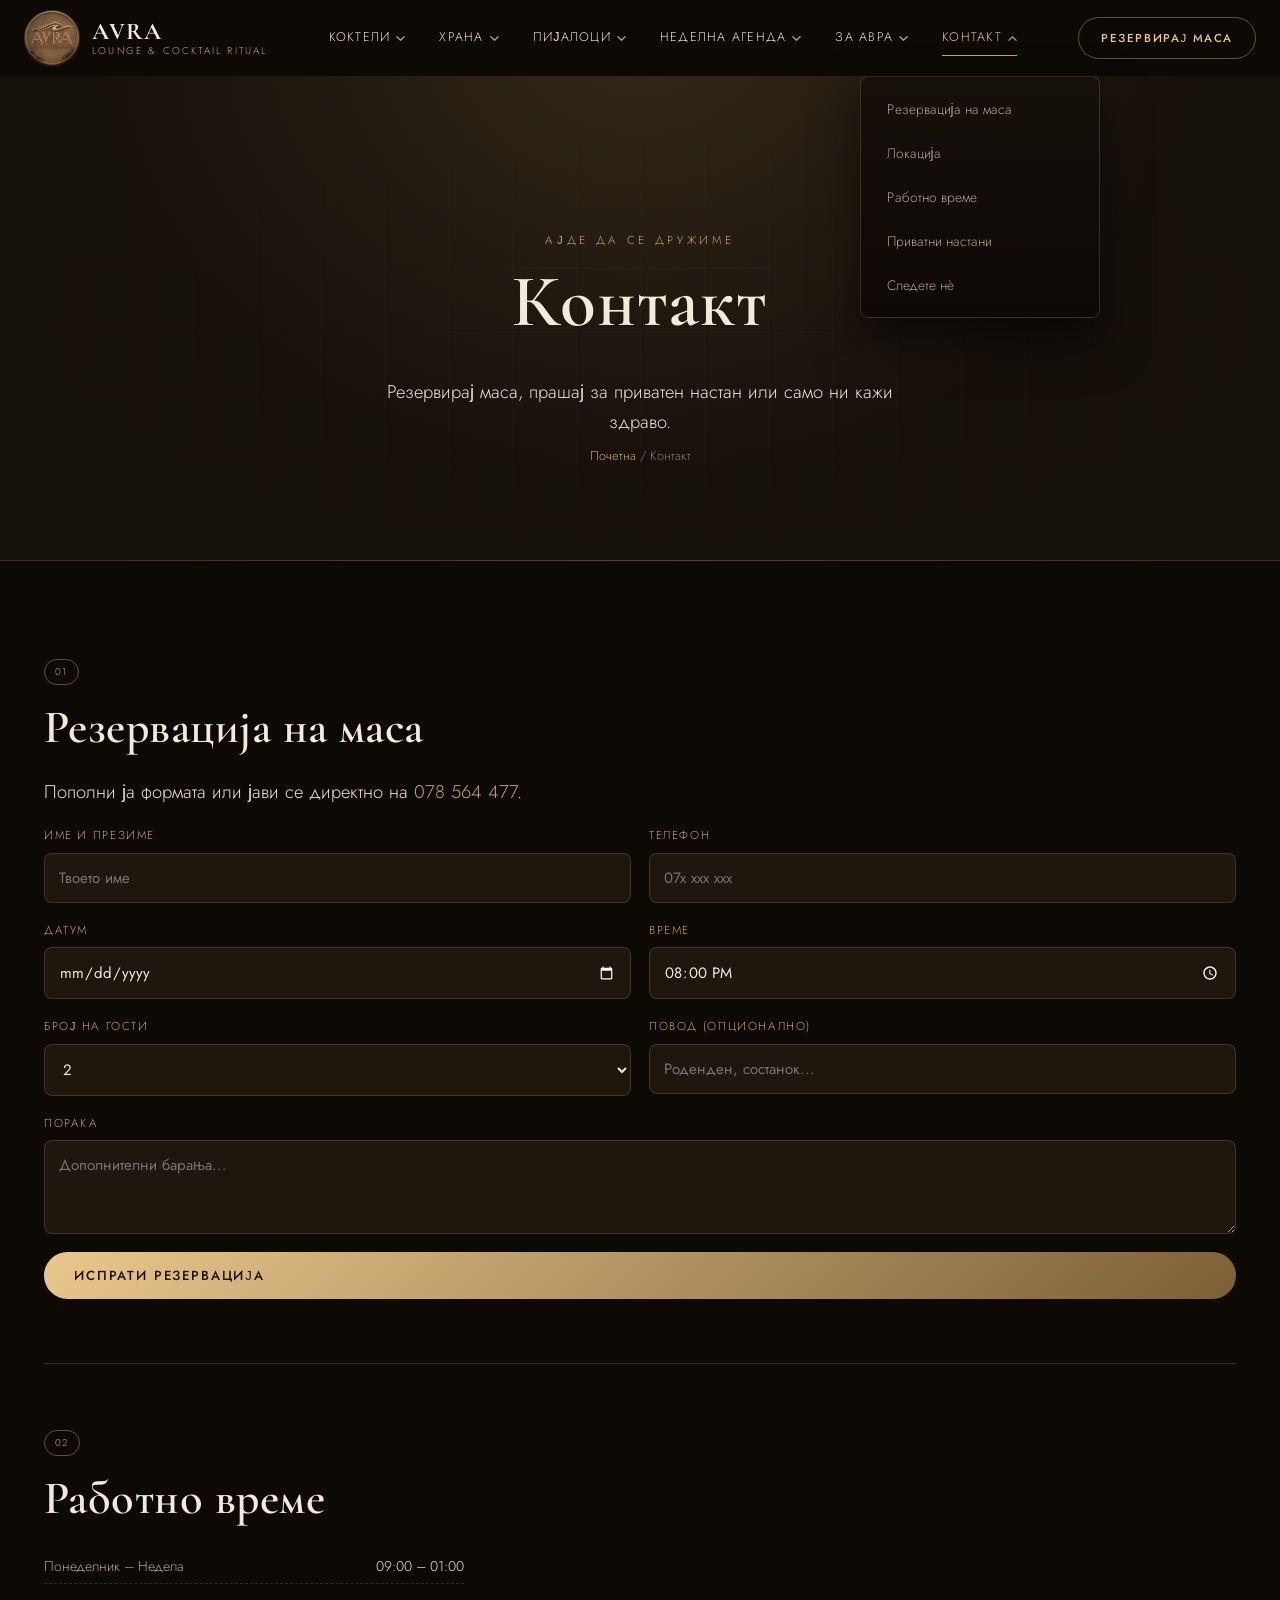
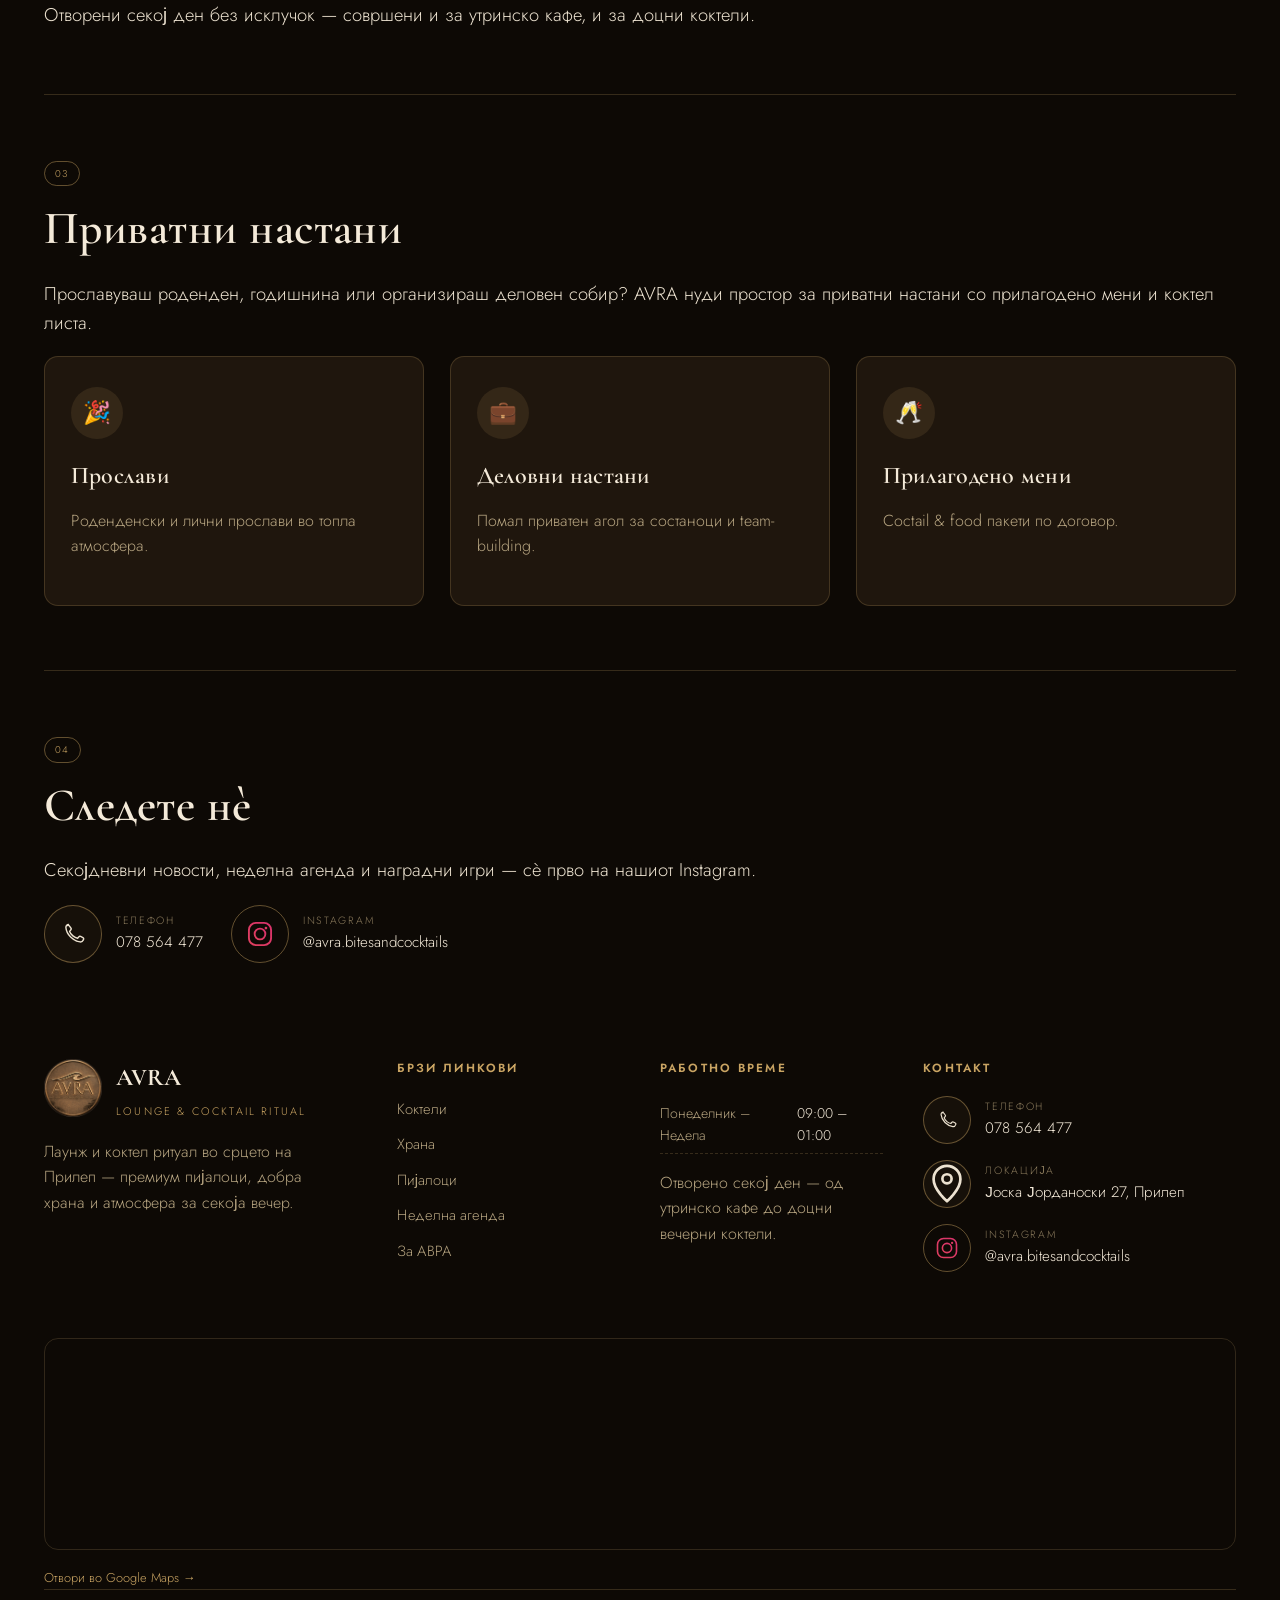
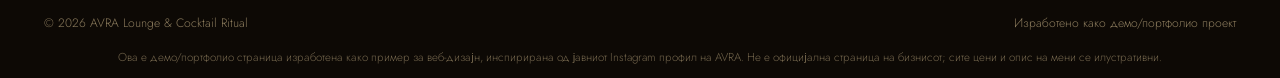
<file: contact.html>
<!DOCTYPE html>
<html lang="mk">
<head>
<meta charset="UTF-8">
<meta name="viewport" content="width=device-width, initial-scale=1.0">
<meta name="color-scheme" content="dark">
<title>Контакт — AVRA Lounge &amp; Cocktail Ritual</title>
<link rel="icon" type="image/png" sizes="32x32" href="media/favicon-32.png">
<link rel="icon" type="image/png" sizes="192x192" href="media/favicon-192.png">
<link rel="apple-touch-icon" href="media/favicon-192.png">
<link rel="stylesheet" href="css/style.css">
<style>
  .form-grid{ display:grid; grid-template-columns:1fr 1fr; gap:18px; }
  @media(max-width:640px){ .form-grid{ grid-template-columns:1fr; } }
  .field{ display:flex; flex-direction:column; gap:8px; }
  .field label{ font-size:.72rem; letter-spacing:.14em; text-transform:uppercase; color:var(--gold); }
  .field input, .field select, .field textarea{
    background:var(--bg-card); border:1px solid var(--border); border-radius:8px;
    padding:13px 14px; color:var(--cream); font-family:var(--sans); font-size:.94rem;
  }
  .field input:focus, .field select:focus, .field textarea:focus{ outline:none; border-color:var(--gold); }
  .field.full{ grid-column:1 / -1; }
  #formNote{ margin-top:18px; font-size:.9rem; color:var(--gold-bright); display:none; }
</style>
</head>
<body>

<div id="site-header"></div>

<section class="page-hero">
  <div class="container">
    <span class="eyebrow">Ајде да се дружиме</span>
    <h1>Контакт</h1>
    <p class="lead" style="max-width:560px;margin:0 auto;">Резервирај маса, прашај за приватен настан или само ни кажи здраво.</p>
    <p class="page-crumb"><a href="index.html">Почетна</a> / Контакт</p>
  </div>
</section>

<section>
  <div class="container">
    <div class="menu-anchor-block" id="rezervacija">
      <span class="tag">01</span>
      <h2>Резервација на маса</h2>
      <p class="lead">Пополни ја формата или јави се директно на <a href="tel:+38978564477" style="color:var(--gold);">078 564 477</a>.</p>

      <form id="reserveForm" class="form-grid" style="margin-top:20px;">
        <div class="field"><label for="rName">Име и презиме</label><input id="rName" required type="text" placeholder="Твоето име"></div>
        <div class="field"><label for="rPhone">Телефон</label><input id="rPhone" required type="tel" placeholder="07x xxx xxx"></div>
        <div class="field"><label for="rDate">Датум</label><input id="rDate" required type="date"></div>
        <div class="field"><label for="rTime">Време</label><input id="rTime" required type="time" value="20:00"></div>
        <div class="field"><label for="rGuests">Број на гости</label>
          <select id="rGuests"><option>2</option><option>3</option><option>4</option><option>5</option><option>6+</option></select>
        </div>
        <div class="field"><label for="rEvent">Повод (опционално)</label><input id="rEvent" type="text" placeholder="Роденден, состанок..."></div>
        <div class="field full"><label for="rMsg">Порака</label><textarea id="rMsg" rows="3" placeholder="Дополнителни барања..."></textarea></div>
        <div class="field full">
          <button class="btn btn-gold" type="submit" style="border:none;">Испрати резервација</button>
          <p id="formNote">Ви благодариме! Резервацијата е примена — ова е демо форма (не испраќа реален request).</p>
        </div>
      </form>
    </div>

    <div class="menu-anchor-block" id="rabotno-vreme">
      <span class="tag">02</span>
      <h2>Работно време</h2>
      <div class="footer-hours-row" style="max-width:420px;"><span>Понеделник – Недела</span><span>09:00 – 01:00</span></div>
      <p class="lead" style="margin-top:16px;">Отворени секој ден без исклучок — совршени и за утринско кафе, и за доцни коктели.</p>
    </div>

    <div class="menu-anchor-block" id="privatni-nastani">
      <span class="tag">03</span>
      <h2>Приватни настани</h2>
      <p class="lead">Прославуваш роденден, годишнина или организираш деловен собир? AVRA нуди простор за приватни настани со прилагодено мени и коктел листа.</p>
      <div class="grid grid-3">
        <div class="card reveal"><div class="icon-tile">🎉</div><h3>Прослави</h3><p>Роденденски и лични прослави во топла атмосфера.</p></div>
        <div class="card reveal"><div class="icon-tile">💼</div><h3>Деловни настани</h3><p>Помал приватен агол за состаноци и team-building.</p></div>
        <div class="card reveal"><div class="icon-tile">🥂</div><h3>Прилагодено мени</h3><p>Coctail &amp; food пакети по договор.</p></div>
      </div>
    </div>

    <div class="menu-anchor-block" id="socijalni">
      <span class="tag">04</span>
      <h2>Следете нè</h2>
      <p class="lead">Секојдневни новости, неделна агенда и наградни игри — сè прво на нашиот Instagram.</p>
      <div style="display:flex;gap:28px;flex-wrap:wrap;margin-top:20px;">
        <a class="contact-link" href="tel:+38978564477">
          <span class="icon-ring" style="--ring-size:58px;">
            <svg class="phone-icon" viewBox="0 0 24 24" fill="none" style="width:24px;height:24px;">
              <g class="receiver">
                <path d="M6.6 3.5c.6-.3 1.3-.1 1.7.4l1.6 2.1c.4.5.4 1.2 0 1.7L8.6 9.4c.6 1.7 1.8 3.3 3.3 4.5 1.5 1.2 3.1 2 4.7 2.3l1.3-1.5c.4-.5 1.1-.6 1.7-.3l2.3 1.2c.6.3.9 1 .7 1.6-.5 1.5-2 2.9-3.6 2.7-3.4-.4-6.8-2.3-9.4-4.9-2.6-2.6-4.4-6-4.7-9.4-.1-1.5 1-3 2.6-3.1z" stroke="currentColor" stroke-width="1.4" stroke-linejoin="round" fill="none"/>
              </g>
            </svg>
          </span>
          <span class="icon-label"><span class="l-title">Телефон</span><span class="l-value">078 564 477</span></span>
        </a>
        <a class="contact-link" href="https://www.instagram.com/avra.bitesandcocktails/" target="_blank" rel="noopener">
          <span class="icon-ring instagram" style="--ring-size:58px;">
            <svg viewBox="0 0 24 24" fill="none" style="width:28px;height:28px;" class="ig-gradient-anim">
              <defs><linearGradient id="igContactGrad" x1="0" y1="24" x2="24" y2="0">
                <stop offset="0%" stop-color="#feda75"/><stop offset="28%" stop-color="#fa7e1e"/>
                <stop offset="55%" stop-color="#d62976"/><stop offset="78%" stop-color="#962fbf"/><stop offset="100%" stop-color="#4f5bd5"/>
              </linearGradient></defs>
              <rect x="2.5" y="2.5" width="19" height="19" rx="6" stroke="url(#igContactGrad)" stroke-width="1.6"/>
              <circle cx="12" cy="12" r="4.6" stroke="url(#igContactGrad)" stroke-width="1.6"/>
              <circle cx="17.1" cy="6.9" r="1.15" fill="url(#igContactGrad)"/>
            </svg>
          </span>
          <span class="icon-label"><span class="l-title">Instagram</span><span class="l-value">@avra.bitesandcocktails</span></span>
        </a>
      </div>
    </div>
  </div>
</section>

<div id="site-footer"></div>
<script src="js/layout.js"></script>
<script>
  document.getElementById('reserveForm').addEventListener('submit', function(e){
    e.preventDefault();
    document.getElementById('formNote').style.display = 'block';
    this.reset();
  });
</script>
</body>
</html>
</file>
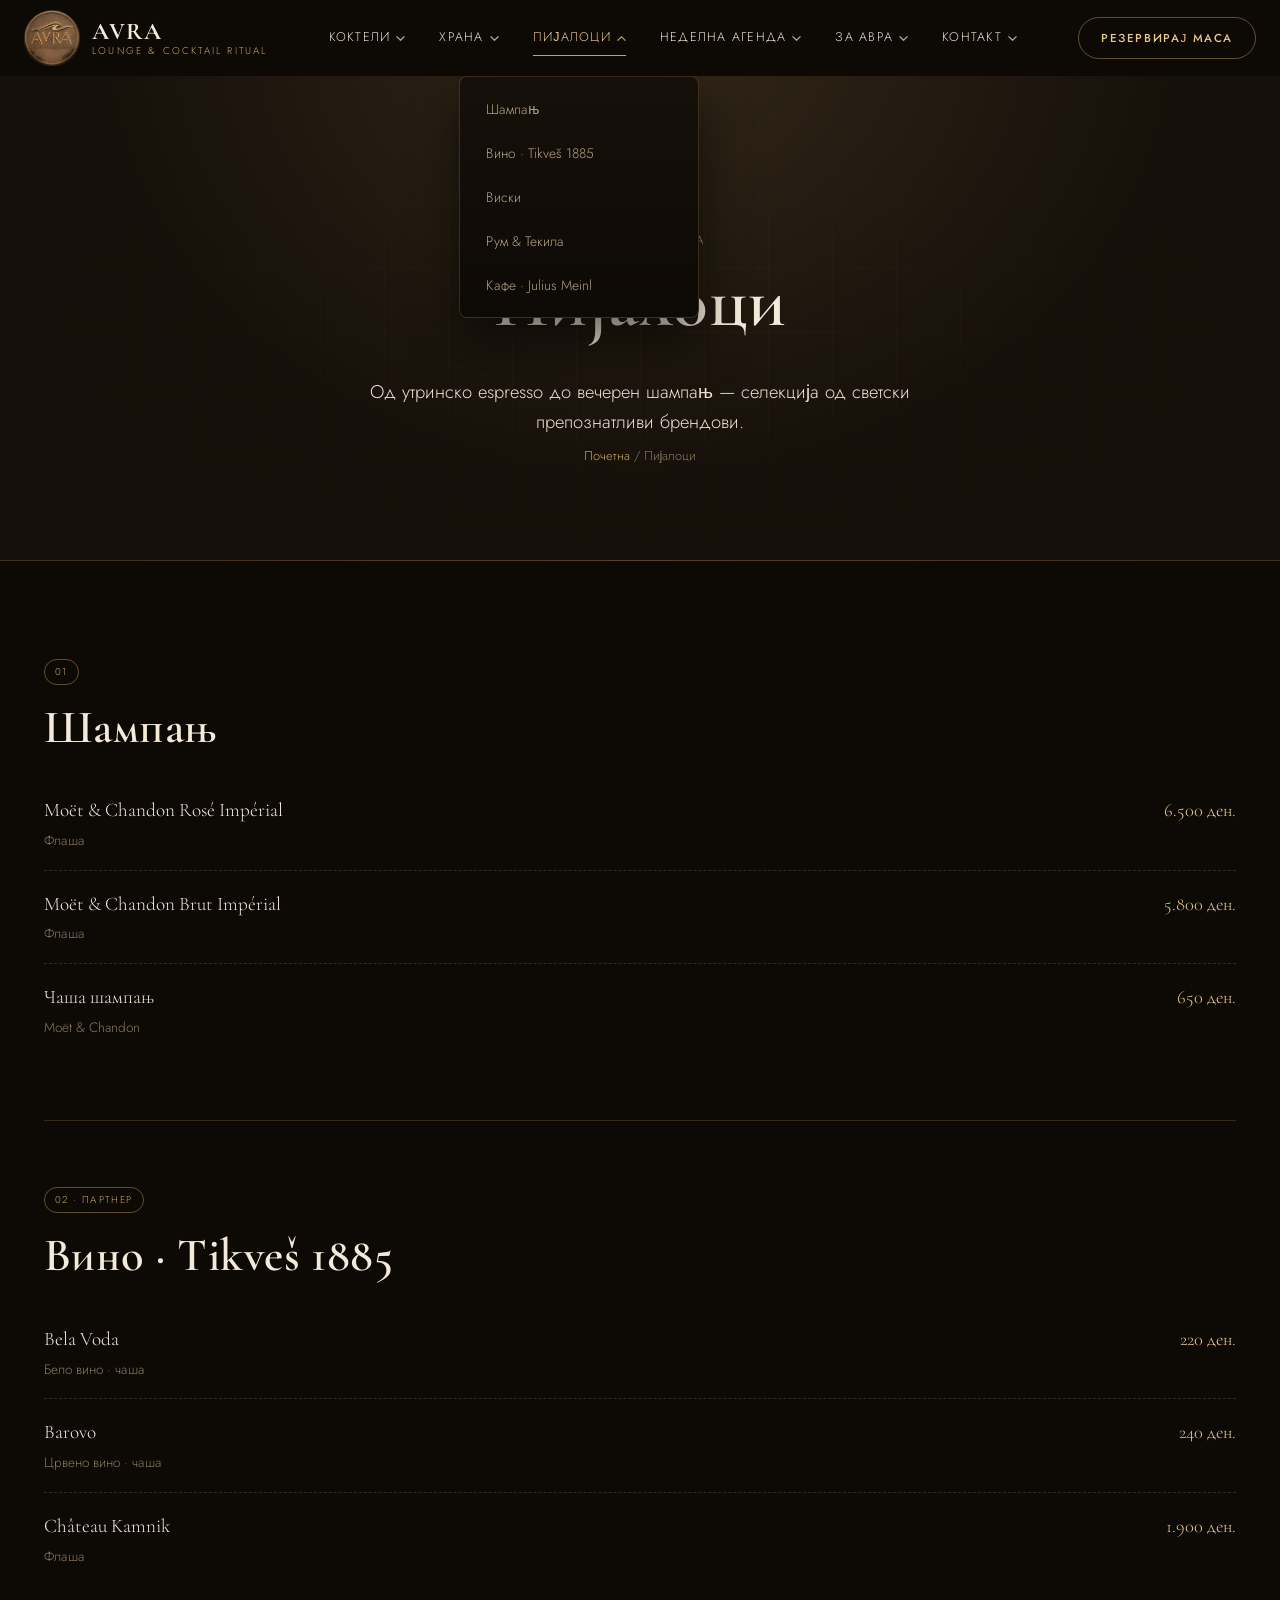
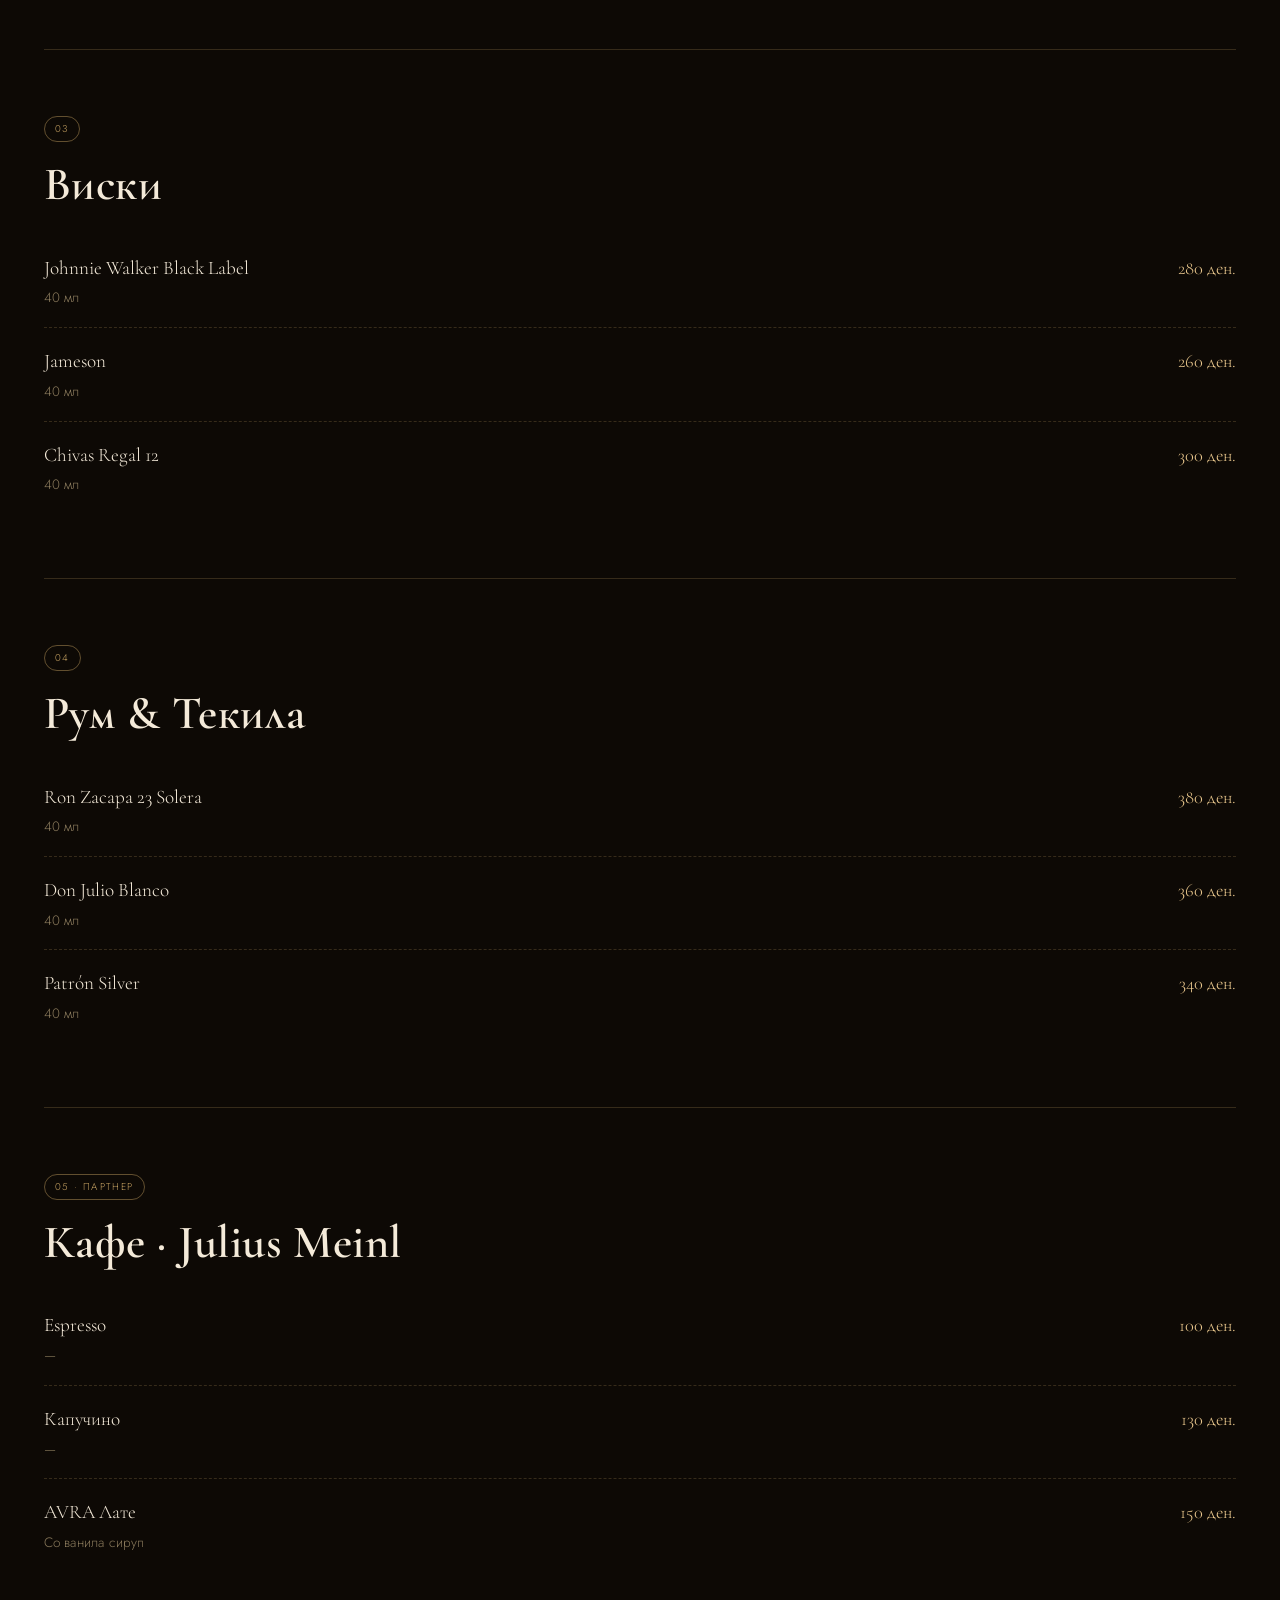
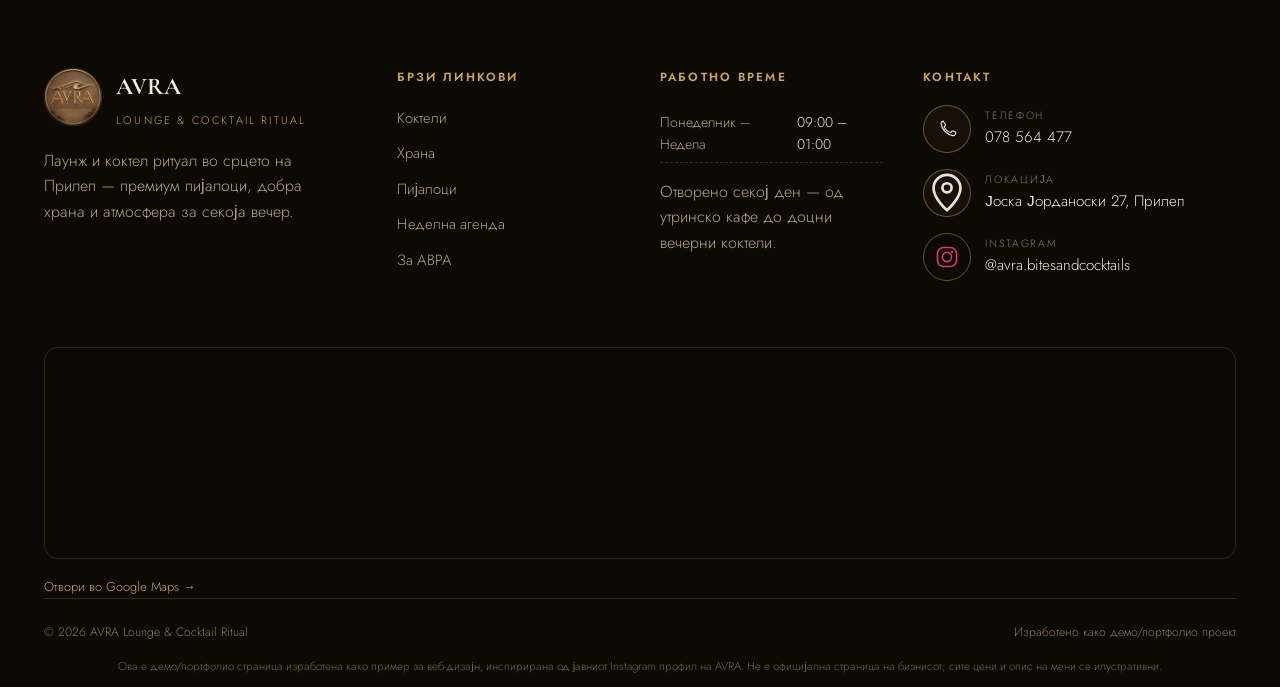
<file: drinks.html>
<!DOCTYPE html>
<html lang="mk">
<head>
<meta charset="UTF-8">
<meta name="viewport" content="width=device-width, initial-scale=1.0">
<meta name="color-scheme" content="dark">
<title>Пијалоци — AVRA Lounge &amp; Cocktail Ritual</title>
<link rel="icon" type="image/png" sizes="32x32" href="media/favicon-32.png">
<link rel="icon" type="image/png" sizes="192x192" href="media/favicon-192.png">
<link rel="apple-touch-icon" href="media/favicon-192.png">
<link rel="stylesheet" href="css/style.css">
</head>
<body>

<div id="site-header"></div>

<section class="page-hero">
  <div class="container">
    <span class="eyebrow">Бар селекција</span>
    <h1>Пијалоци</h1>
    <p class="lead" style="max-width:560px;margin:0 auto;">Од утринско espresso до вечерен шампањ — селекција од светски препознатливи брендови.</p>
    <p class="page-crumb"><a href="index.html">Почетна</a> / Пијалоци</p>
  </div>
</section>

<section>
  <div class="container">

    <div class="menu-anchor-block" id="shampanj">
      <span class="tag">01</span>
      <h2>Шампањ</h2>
      <div class="menu-item"><div><div class="mi-name">Moët &amp; Chandon Rosé Impérial</div><div class="mi-desc">Флаша</div></div><div class="mi-price">6.500 ден.</div></div>
      <div class="menu-item"><div><div class="mi-name">Moët &amp; Chandon Brut Impérial</div><div class="mi-desc">Флаша</div></div><div class="mi-price">5.800 ден.</div></div>
      <div class="menu-item"><div><div class="mi-name">Чаша шампањ</div><div class="mi-desc">Moët &amp; Chandon</div></div><div class="mi-price">650 ден.</div></div>
    </div>

    <div class="menu-anchor-block" id="vino">
      <span class="tag">02 · Партнер</span>
      <h2>Вино · Tikveš 1885</h2>
      <div class="menu-item"><div><div class="mi-name">Bela Voda</div><div class="mi-desc">Бело вино · чаша</div></div><div class="mi-price">220 ден.</div></div>
      <div class="menu-item"><div><div class="mi-name">Barovo</div><div class="mi-desc">Црвено вино · чаша</div></div><div class="mi-price">240 ден.</div></div>
      <div class="menu-item"><div><div class="mi-name">Château Kamnik</div><div class="mi-desc">Флаша</div></div><div class="mi-price">1.900 ден.</div></div>
    </div>

    <div class="menu-anchor-block" id="viski">
      <span class="tag">03</span>
      <h2>Виски</h2>
      <div class="menu-item"><div><div class="mi-name">Johnnie Walker Black Label</div><div class="mi-desc">40 мл</div></div><div class="mi-price">280 ден.</div></div>
      <div class="menu-item"><div><div class="mi-name">Jameson</div><div class="mi-desc">40 мл</div></div><div class="mi-price">260 ден.</div></div>
      <div class="menu-item"><div><div class="mi-name">Chivas Regal 12</div><div class="mi-desc">40 мл</div></div><div class="mi-price">300 ден.</div></div>
    </div>

    <div class="menu-anchor-block" id="rum-tekila">
      <span class="tag">04</span>
      <h2>Рум &amp; Текила</h2>
      <div class="menu-item"><div><div class="mi-name">Ron Zacapa 23 Solera</div><div class="mi-desc">40 мл</div></div><div class="mi-price">380 ден.</div></div>
      <div class="menu-item"><div><div class="mi-name">Don Julio Blanco</div><div class="mi-desc">40 мл</div></div><div class="mi-price">360 ден.</div></div>
      <div class="menu-item"><div><div class="mi-name">Patrón Silver</div><div class="mi-desc">40 мл</div></div><div class="mi-price">340 ден.</div></div>
    </div>

    <div class="menu-anchor-block" id="kafe">
      <span class="tag">05 · Партнер</span>
      <h2>Кафе · Julius Meinl</h2>
      <div class="menu-item"><div><div class="mi-name">Espresso</div><div class="mi-desc">—</div></div><div class="mi-price">100 ден.</div></div>
      <div class="menu-item"><div><div class="mi-name">Капучино</div><div class="mi-desc">—</div></div><div class="mi-price">130 ден.</div></div>
      <div class="menu-item"><div><div class="mi-name">AVRA Латe</div><div class="mi-desc">Со ванила сируп</div></div><div class="mi-price">150 ден.</div></div>
    </div>

  </div>
</section>

<div id="site-footer"></div>
<script src="js/layout.js"></script>
</body>
</html>
</file>
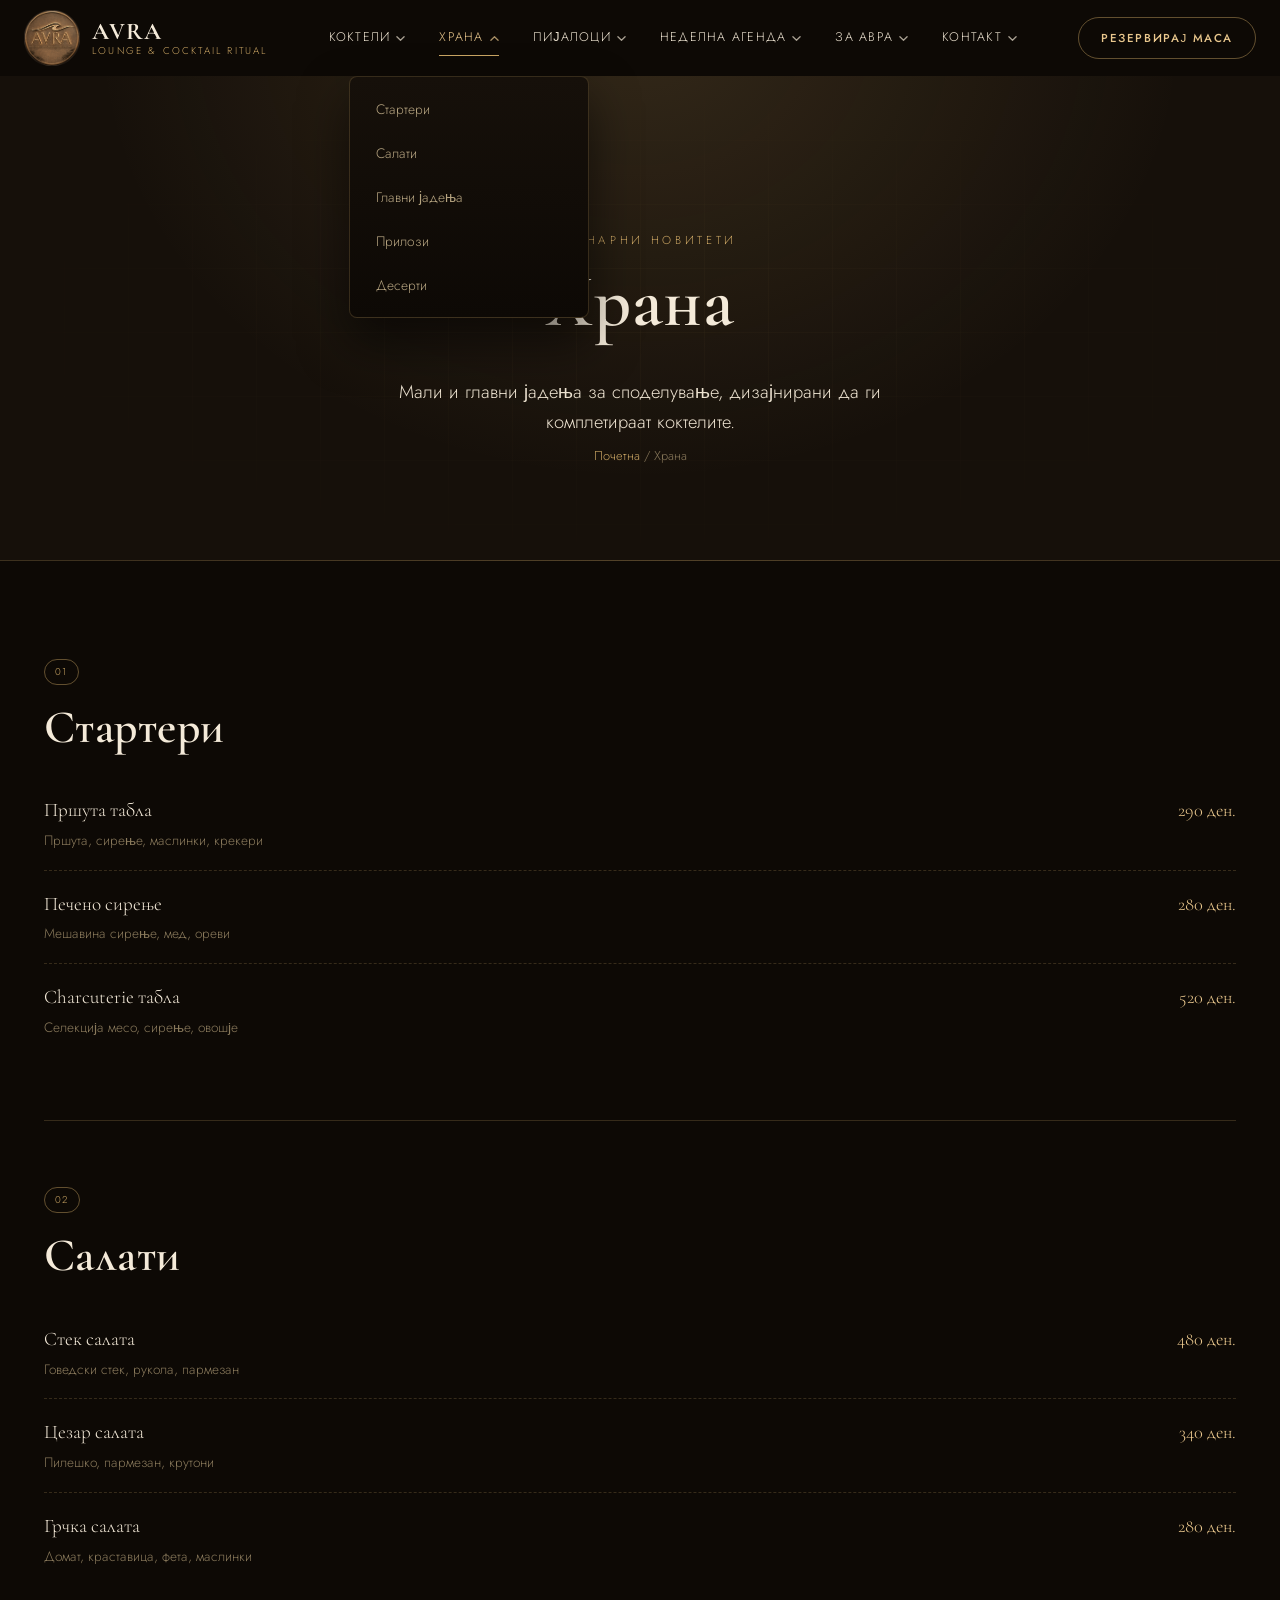
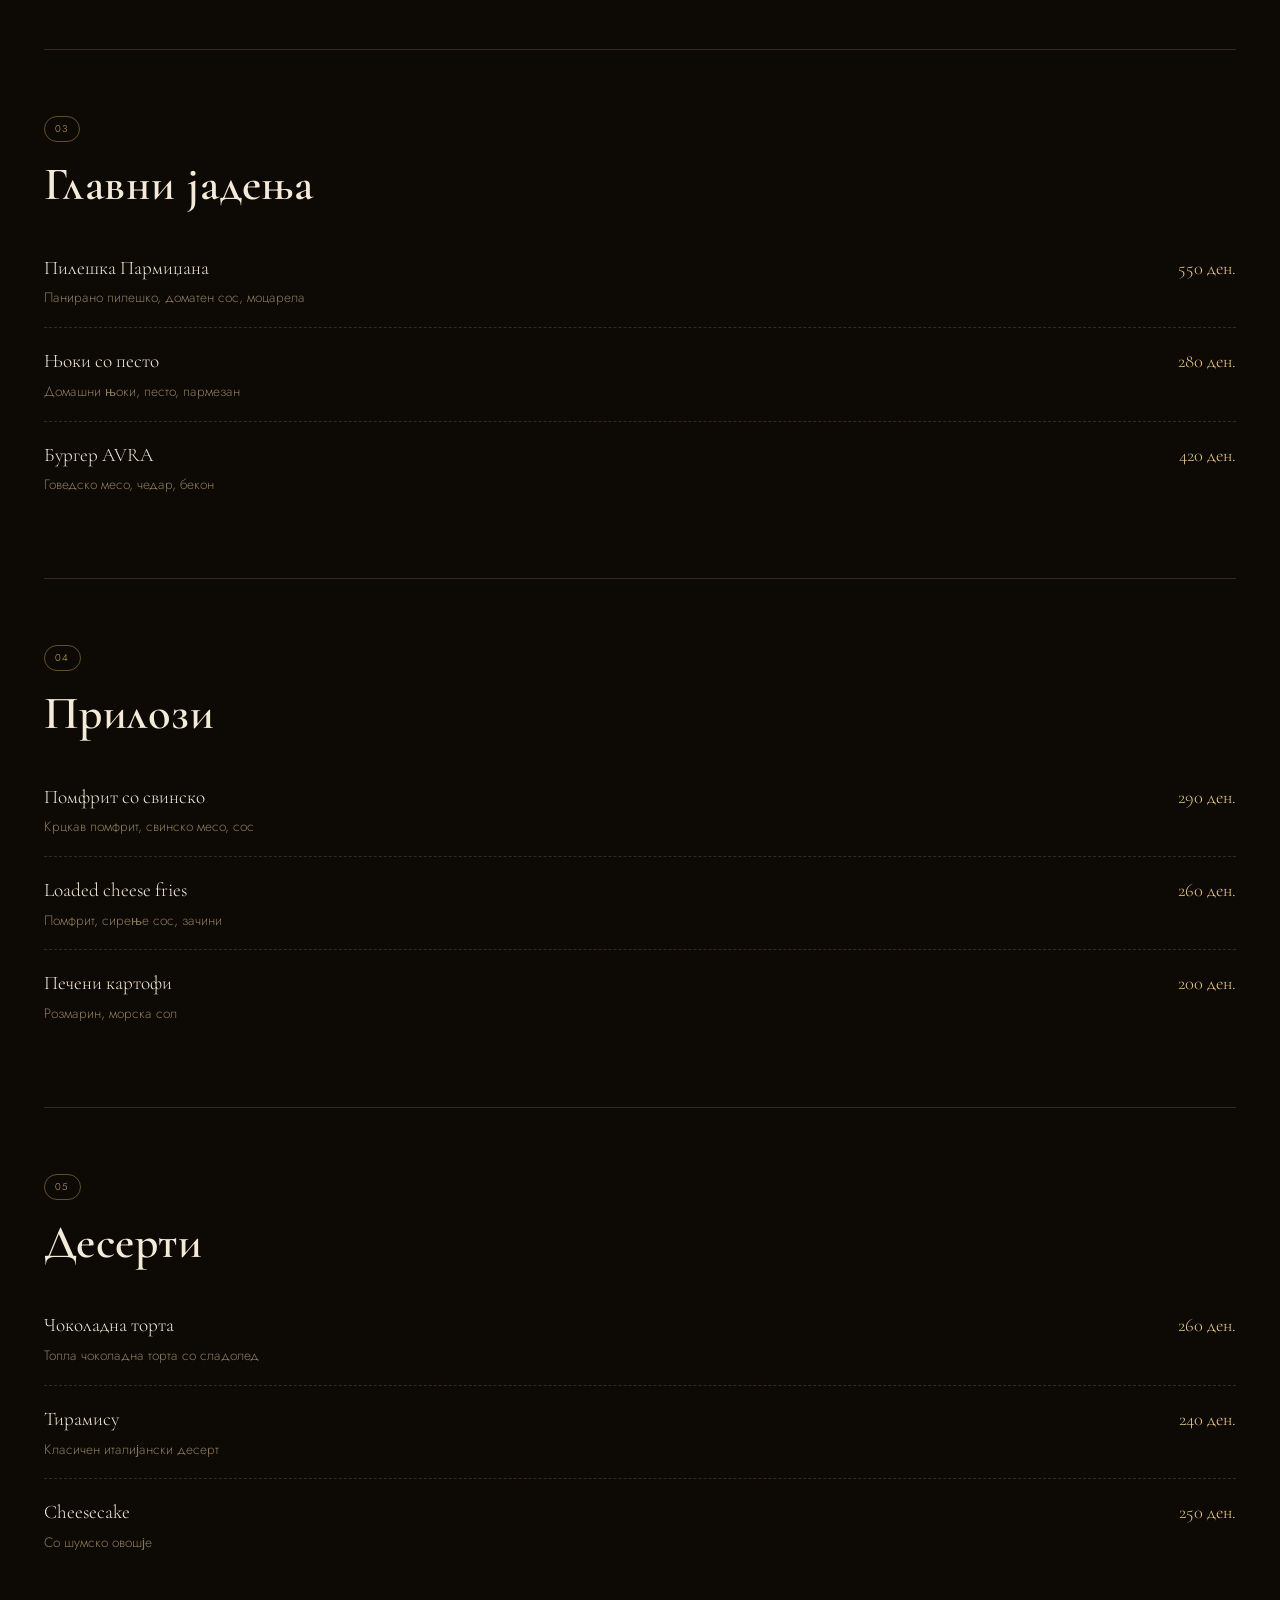
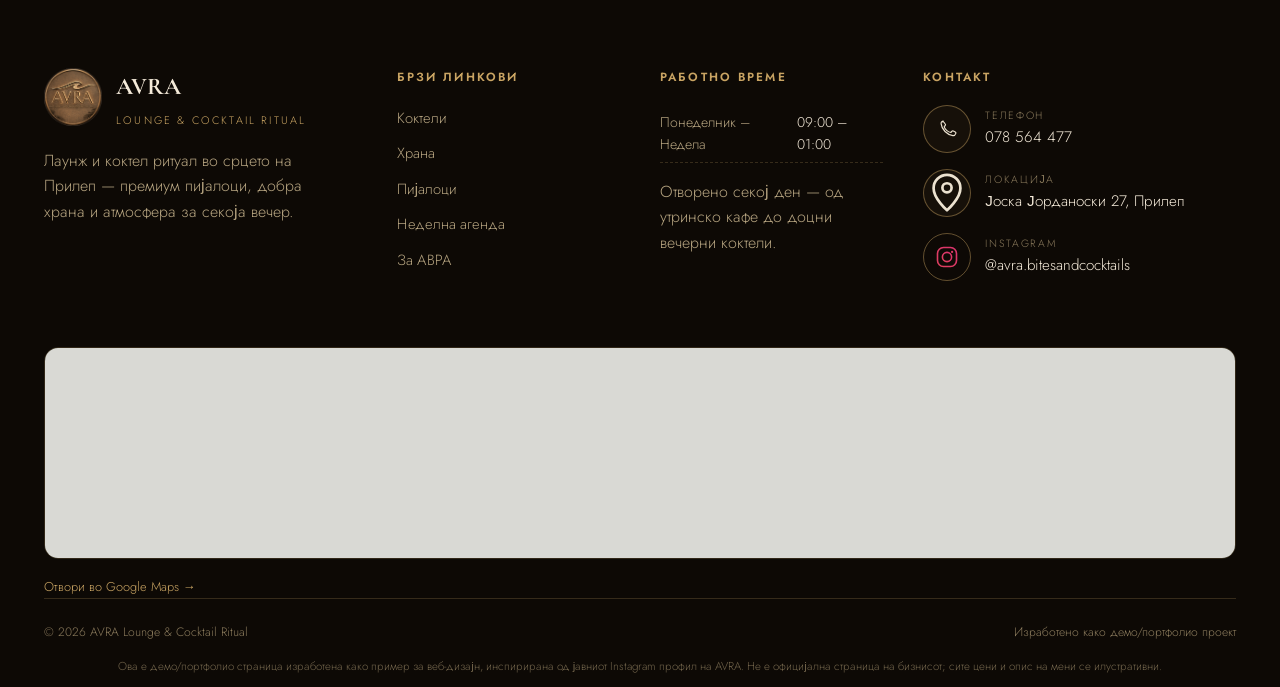
<file: food.html>
<!DOCTYPE html>
<html lang="mk">
<head>
<meta charset="UTF-8">
<meta name="viewport" content="width=device-width, initial-scale=1.0">
<meta name="color-scheme" content="dark">
<title>Храна — AVRA Lounge &amp; Cocktail Ritual</title>
<link rel="icon" type="image/png" sizes="32x32" href="media/favicon-32.png">
<link rel="icon" type="image/png" sizes="192x192" href="media/favicon-192.png">
<link rel="apple-touch-icon" href="media/favicon-192.png">
<link rel="stylesheet" href="css/style.css">
</head>
<body>

<div id="site-header"></div>

<section class="page-hero">
  <div class="container">
    <span class="eyebrow">Кулинарни новитети</span>
    <h1>Храна</h1>
    <p class="lead" style="max-width:560px;margin:0 auto;">Мали и главни јадења за споделување, дизајнирани да ги комплетираат коктелите.</p>
    <p class="page-crumb"><a href="index.html">Почетна</a> / Храна</p>
  </div>
</section>

<section>
  <div class="container">

    <div class="menu-anchor-block" id="starteri">
      <span class="tag">01</span>
      <h2>Стартери</h2>
      <div class="menu-item"><div><div class="mi-name">Пршута табла</div><div class="mi-desc">Пршута, сирење, маслинки, крекери</div></div><div class="mi-price">290 ден.</div></div>
      <div class="menu-item"><div><div class="mi-name">Печено сирење</div><div class="mi-desc">Мешавина сирење, мед, ореви</div></div><div class="mi-price">280 ден.</div></div>
      <div class="menu-item"><div><div class="mi-name">Charcuterie табла</div><div class="mi-desc">Селекција месо, сирење, овошје</div></div><div class="mi-price">520 ден.</div></div>
    </div>

    <div class="menu-anchor-block" id="salati">
      <span class="tag">02</span>
      <h2>Салати</h2>
      <div class="menu-item"><div><div class="mi-name">Стек салата</div><div class="mi-desc">Говедски стек, рукола, пармезан</div></div><div class="mi-price">480 ден.</div></div>
      <div class="menu-item"><div><div class="mi-name">Цезар салата</div><div class="mi-desc">Пилешко, пармезан, крутони</div></div><div class="mi-price">340 ден.</div></div>
      <div class="menu-item"><div><div class="mi-name">Грчка салата</div><div class="mi-desc">Домат, краставица, фета, маслинки</div></div><div class="mi-price">280 ден.</div></div>
    </div>

    <div class="menu-anchor-block" id="glavni">
      <span class="tag">03</span>
      <h2>Главни јадења</h2>
      <div class="menu-item"><div><div class="mi-name">Пилешка Пармиџана</div><div class="mi-desc">Панирано пилешко, доматен сос, моцарела</div></div><div class="mi-price">550 ден.</div></div>
      <div class="menu-item"><div><div class="mi-name">Њоки со песто</div><div class="mi-desc">Домашни њоки, песто, пармезан</div></div><div class="mi-price">280 ден.</div></div>
      <div class="menu-item"><div><div class="mi-name">Бургер AVRA</div><div class="mi-desc">Говедско месо, чедар, бекон</div></div><div class="mi-price">420 ден.</div></div>
    </div>

    <div class="menu-anchor-block" id="prilozi">
      <span class="tag">04</span>
      <h2>Прилози</h2>
      <div class="menu-item"><div><div class="mi-name">Помфрит со свинско</div><div class="mi-desc">Крцкав помфрит, свинско месо, сос</div></div><div class="mi-price">290 ден.</div></div>
      <div class="menu-item"><div><div class="mi-name">Loaded cheese fries</div><div class="mi-desc">Помфрит, сирење сос, зачини</div></div><div class="mi-price">260 ден.</div></div>
      <div class="menu-item"><div><div class="mi-name">Печени картофи</div><div class="mi-desc">Розмарин, морска сол</div></div><div class="mi-price">200 ден.</div></div>
    </div>

    <div class="menu-anchor-block" id="deserti">
      <span class="tag">05</span>
      <h2>Десерти</h2>
      <div class="menu-item"><div><div class="mi-name">Чоколадна торта</div><div class="mi-desc">Топла чоколадна торта со сладолед</div></div><div class="mi-price">260 ден.</div></div>
      <div class="menu-item"><div><div class="mi-name">Тирамису</div><div class="mi-desc">Класичен италијански десерт</div></div><div class="mi-price">240 ден.</div></div>
      <div class="menu-item"><div><div class="mi-name">Cheesecake</div><div class="mi-desc">Со шумско овошје</div></div><div class="mi-price">250 ден.</div></div>
    </div>

  </div>
</section>

<div id="site-footer"></div>
<script src="js/layout.js"></script>
</body>
</html>
</file>
<file: css/style.css>
/* ==========================================================================
   AVRA Lounge & Cocktail Ritual — Демо/портфолио веб-страница
   Дизајн систем: темно бронзено/кафена палета инспирирана од AVRA логото
   ========================================================================== */

@import url('https://fonts.googleapis.com/css2?family=Cormorant+Garamond:ital,wght@0,400;0,500;0,600;0,700;1,500&family=Jost:wght@300;400;500;600;700&display=swap');

:root{
  --bg: #0d0905;
  --bg-elevated: #16100a;
  --bg-card: #1f160d;
  --bg-card-hover: #271c11;
  --gold: #c9a463;
  --gold-bright: #e9c78d;
  --gold-soft: #d8b97e;
  --gold-deep: #7d5f36;
  --cream: #f4ead9;
  --text: #ece2d0;
  --text-muted: #b6a480;
  --text-faint: #8a7a5c;
  --border: rgba(201,164,99,.22);
  --border-strong: rgba(201,164,99,.45);
  --overlay-dark: rgba(9,6,3,.74);
  --overlay-darker: rgba(6,4,2,.88);
  --shadow-gold: 0 0 24px rgba(201,164,99,.25);
  --radius: 14px;
  --radius-sm: 8px;
  --serif: 'Cormorant Garamond', Georgia, 'Times New Roman', serif;
  --sans: 'Jost', 'Segoe UI', Arial, sans-serif;
  color-scheme: dark;
}

*,*::before,*::after{ box-sizing:border-box; }
html{ scroll-behavior:smooth; }
body{
  margin:0;
  background:var(--bg);
  color:var(--text);
  font-family:var(--sans);
  font-weight:300;
  line-height:1.6;
  -webkit-font-smoothing:antialiased;
}
img,video{ max-width:100%; display:block; }
a{ color:inherit; text-decoration:none; }
ul{ list-style:none; margin:0; padding:0; }
button{ font-family:inherit; cursor:pointer; }

.container{
  width:100%;
  max-width:1240px;
  margin:0 auto;
  padding:0 24px;
}

.eyebrow{
  display:inline-block;
  font-family:var(--sans);
  font-size:.72rem;
  letter-spacing:.32em;
  text-transform:uppercase;
  color:var(--gold);
  margin-bottom:14px;
}
h1,h2,h3,h4{
  font-family:var(--serif);
  font-weight:600;
  color:var(--cream);
  margin:0 0 .5em;
  letter-spacing:.01em;
}
h1{ font-size:clamp(2.6rem,6vw,4.6rem); line-height:1.05; }
h2{ font-size:clamp(2rem,4vw,2.9rem); line-height:1.15; }
h3{ font-size:1.5rem; }
p{ margin:0 0 1em; color:var(--text-muted); }
.lead{ font-size:1.15rem; color:var(--text); }

.divider-mark{
  display:flex; align-items:center; gap:14px;
  color:var(--gold); margin-bottom:18px;
}
.divider-mark::before,.divider-mark::after{
  content:""; height:1px; width:36px; background:var(--gold-deep);
}
.divider-mark span{ font-size:1.2rem; }

.btn{
  display:inline-flex; align-items:center; gap:10px;
  padding:14px 30px;
  border-radius:999px;
  font-size:.82rem;
  letter-spacing:.14em;
  text-transform:uppercase;
  font-weight:500;
  border:1px solid var(--border-strong);
  transition:all .3s ease;
  white-space:nowrap;
}
.btn-gold{
  background:linear-gradient(135deg,var(--gold-bright),var(--gold-deep));
  color:#1a1108;
  border-color:transparent;
}
.btn-gold:hover{ box-shadow:var(--shadow-gold); transform:translateY(-2px); }
.btn-outline{
  background:transparent;
  color:var(--gold-bright);
}
.btn-outline:hover{
  background:rgba(201,164,99,.12);
  border-color:var(--gold);
  transform:translateY(-2px);
}

/* ==========================================================================
   HEADER / MEGA MENU
   ========================================================================== */
.site-header{
  position:sticky; top:0; z-index:200;
  background:rgba(13,9,5,.86);
  backdrop-filter:blur(14px) saturate(140%);
  border-bottom:1px solid var(--border);
}
.header-inner{
  display:flex; align-items:center; justify-content:space-between;
  padding:10px 24px;
  max-width:1320px; margin:0 auto;
  gap:24px;
}
.brand{
  display:flex; align-items:center; gap:12px;
  flex-shrink:0;
}
.brand img{ height:56px; width:auto; }
.brand-text{ display:flex; flex-direction:column; line-height:1.1; }
.brand-text strong{
  font-family:var(--serif); font-size:1.5rem; color:var(--cream);
  letter-spacing:.06em;
}
.brand-text span{
  font-size:.62rem; letter-spacing:.22em; text-transform:uppercase; color:var(--gold);
}

.main-nav{ display:flex; }
.main-nav > ul{ display:flex; align-items:center; gap:2px; }
.main-nav > ul > li{ position:relative; }
.nav-link{
  display:flex; align-items:center; gap:6px;
  padding:14px 16px;
  font-size:.78rem;
  letter-spacing:.1em;
  text-transform:uppercase;
  color:var(--text);
  transition:color .25s ease;
}
.nav-link svg{ width:9px; height:9px; opacity:.7; transition:transform .25s ease; }
.main-nav > ul > li:hover .nav-link,
.main-nav > ul > li.open .nav-link{ color:var(--gold-bright); }
.main-nav > ul > li:hover .nav-link svg,
.main-nav > ul > li.open .nav-link svg{ transform:rotate(180deg); }
.main-nav > ul > li::after{
  content:""; position:absolute; left:16px; right:16px; bottom:6px; height:1px;
  background:var(--gold); transform:scaleX(0); transform-origin:left;
  transition:transform .3s ease;
}
.main-nav > ul > li:hover::after,
.main-nav > ul > li.open::after{ transform:scaleX(1); }

.mega-panel{
  position:absolute; top:calc(100% + 14px); left:50%;
  transform:translate(-50%,8px);
  min-width:240px;
  background:linear-gradient(180deg,var(--bg-elevated),var(--bg));
  border:1px solid var(--border);
  border-radius:var(--radius-sm);
  padding:10px;
  box-shadow:0 24px 48px rgba(0,0,0,.55);
  opacity:0; visibility:hidden;
  transition:opacity .22s ease, transform .22s ease, visibility .22s;
  z-index:50;
}
.main-nav > ul > li:hover .mega-panel,
.main-nav > ul > li.open .mega-panel{
  opacity:1; visibility:visible; transform:translate(-50%,0);
}
.mega-panel a{
  display:block; padding:11px 16px; border-radius:7px;
  font-size:.86rem; color:var(--text-muted);
  transition:background .2s ease,color .2s ease,padding-left .2s ease;
}
.mega-panel a:hover{ background:rgba(201,164,99,.1); color:var(--gold-bright); padding-left:20px; }

.header-actions{ display:flex; align-items:center; gap:14px; }
.header-actions .btn{ padding:11px 22px; font-size:.72rem; }
.burger{
  display:none; flex-direction:column; gap:5px;
  background:none; border:0; padding:8px;
}
.burger span{ width:24px; height:2px; background:var(--gold-bright); display:block; transition:.3s; }
.burger.open span:nth-child(1){ transform:translateY(7px) rotate(45deg); }
.burger.open span:nth-child(2){ opacity:0; }
.burger.open span:nth-child(3){ transform:translateY(-7px) rotate(-45deg); }

.nav-close{
  display:none;
  position:absolute; top:20px; right:18px;
  width:38px; height:38px; align-items:center; justify-content:center;
  background:transparent; border:1px solid var(--border); border-radius:50%;
  color:var(--gold-bright); cursor:pointer;
  transition:background .2s ease, border-color .2s ease, transform .2s ease;
}
.nav-close svg{ width:16px; height:16px; }
.nav-close:hover{ background:rgba(201,164,99,.12); border-color:var(--gold); transform:rotate(90deg); }

/* Mobile nav */
@media (max-width: 980px){
  .main-nav{
    position:fixed; inset:0 0 0 auto; top:0; height:100vh; width:min(340px,86vw);
    background:var(--bg-elevated);
    border-left:1px solid var(--border);
    transform:translateX(100%);
    transition:transform .35s ease;
    padding:90px 8px 30px;
    overflow-y:auto;
    z-index:150;
  }
  .main-nav.open{ transform:translateX(0); }
  .nav-close{ display:flex; }
  .main-nav > ul{ flex-direction:column; align-items:stretch; gap:0; padding:0 14px; }
  .main-nav > ul > li{ border-bottom:1px solid var(--border); }
  .nav-link{ padding:16px 4px; justify-content:space-between; }
  .mega-panel{
    position:static; transform:none; opacity:1; visibility:visible;
    display:none; box-shadow:none; border:none; background:transparent;
    padding:0 0 10px 12px; min-width:0;
  }
  .main-nav > ul > li.open .mega-panel{ display:block; }
  .main-nav > ul > li::after{ display:none; }
  .burger{ display:flex; }
  .header-actions .btn-outline{ display:none; }
  .nav-scrim{
    display:none; position:fixed; inset:0; background:var(--overlay-darker);
    z-index:140;
  }
  .nav-scrim.open{ display:block; }
}

/* ==========================================================================
   HERO — split dual video (homepage)
   ========================================================================== */
.hero{
  position:relative;
  min-height:92vh;
  display:flex;
  overflow:hidden;
  border-bottom:1px solid var(--border);
}
.hero-video-col{
  position:relative;
  flex:1 1 50%;
  min-height:92vh;
  overflow:hidden;
}
.hero-video-col video{
  position:absolute; inset:0;
  width:100%; height:100%;
  object-fit:cover;
  filter:saturate(1.05) contrast(1.02);
}
.hero-video-col::before{
  content:""; position:absolute; inset:0;
  background:var(--overlay-dark);
  z-index:1;
}
.hero-video-col.col-right::before{
  background:linear-gradient(200deg,rgba(9,6,3,.55),rgba(9,6,3,.82));
}
.hero-seam{
  position:absolute; top:0; bottom:0; left:50%; width:1px;
  background:linear-gradient(180deg,transparent,var(--gold),transparent);
  z-index:2; opacity:.6;
}
.hero-content{
  position:absolute; inset:0; z-index:5;
  display:flex; flex-direction:column; align-items:center; justify-content:center;
  text-align:center; padding:40px 20px;
}
.hero-content .brand-mark{ height:96px; width:auto; margin-bottom:22px; filter:drop-shadow(0 10px 30px rgba(0,0,0,.6)); }
.hero-content .eyebrow{ color:var(--gold-bright); }
.hero-content h1{
  text-shadow:0 6px 30px rgba(0,0,0,.6);
}
.hero-content .lead{
  max-width:560px; color:var(--cream); opacity:.92;
}
.hero-cta{ display:flex; gap:16px; flex-wrap:wrap; justify-content:center; margin-top:18px; }
.hero-scroll{
  position:absolute; bottom:26px; left:50%; transform:translateX(-50%);
  z-index:6; display:flex; flex-direction:column; align-items:center; gap:8px;
  color:var(--text-muted); font-size:.68rem; letter-spacing:.24em; text-transform:uppercase;
}
.hero-scroll .line{ width:1px; height:34px; background:var(--gold); animation:scrollpulse 1.8s ease-in-out infinite; }
@keyframes scrollpulse{ 0%,100%{ opacity:.25; } 50%{ opacity:1; } }

@media (max-width: 780px){
  .hero{ flex-direction:column; min-height:auto; }
  .hero-video-col{ min-height:52vh; }
  .hero-seam{ display:none; }
  .hero-content{ position:relative; inset:auto; min-height:52vh; padding:60px 20px; }
}

/* Page hero (inner pages, single static banner) */
.page-hero{
  position:relative; padding:150px 0 80px; text-align:center;
  background:
    radial-gradient(ellipse at 50% -10%, rgba(201,164,99,.16), transparent 60%),
    var(--bg-elevated);
  border-bottom:1px solid var(--border);
  overflow:hidden;
}
.page-hero::before{
  content:""; position:absolute; inset:0;
  background-image:
    linear-gradient(var(--border) 1px, transparent 1px),
    linear-gradient(90deg, var(--border) 1px, transparent 1px);
  background-size:64px 64px;
  opacity:.18;
  mask-image:radial-gradient(ellipse at center, black, transparent 75%);
}
.page-hero > *{ position:relative; z-index:1; }
.page-hero .eyebrow{ }
.page-crumb{ color:var(--text-faint); font-size:.8rem; margin-top:10px; }
.page-crumb a{ color:var(--gold); }

/* ==========================================================================
   SECTIONS / CARDS (shared across inner pages)
   ========================================================================== */
section{ padding:96px 0; }
.section-alt{ background:var(--bg-elevated); }
.section-head{ text-align:center; max-width:680px; margin:0 auto 56px; }
.section-head.left{ text-align:left; margin:0 0 48px; }

.grid{ display:grid; gap:26px; }
.grid-2{ grid-template-columns:repeat(2,1fr); }
.grid-3{ grid-template-columns:repeat(3,1fr); }
.grid-4{ grid-template-columns:repeat(4,1fr); }
@media (max-width:900px){ .grid-3,.grid-4{ grid-template-columns:repeat(2,1fr); } }
@media (max-width:600px){ .grid-2,.grid-3,.grid-4{ grid-template-columns:1fr; } }

.card{
  background:var(--bg-card);
  border:1px solid var(--border);
  border-radius:var(--radius);
  padding:30px 26px;
  transition:transform .3s ease, border-color .3s ease, background .3s ease;
}
.card:hover{ transform:translateY(-6px); border-color:var(--border-strong); background:var(--bg-card-hover); }
.card .icon-tile{
  width:52px; height:52px; border-radius:50%;
  display:flex; align-items:center; justify-content:center;
  background:rgba(201,164,99,.12); color:var(--gold-bright);
  margin-bottom:18px; font-size:1.4rem;
}

/* Menu item rows (cocktails/food/drinks pages) */
.menu-anchor-block{ scroll-margin-top:110px; }
.menu-anchor-block + .menu-anchor-block{
  margin-top:64px; padding-top:64px; border-top:1px solid var(--border);
}
.menu-item{
  display:flex; justify-content:space-between; align-items:baseline; gap:20px;
  padding:18px 0; border-bottom:1px dashed var(--border);
}
.menu-item:last-child{ border-bottom:none; }
.menu-item .mi-name{ color:var(--cream); font-family:var(--serif); font-size:1.2rem; }
.menu-item .mi-desc{ color:var(--text-faint); font-size:.85rem; margin-top:4px; }
.menu-item .mi-price{
  color:var(--gold-bright); font-family:var(--serif); font-size:1.15rem; white-space:nowrap;
}
.tag{
  display:inline-block; font-size:.62rem; letter-spacing:.14em; text-transform:uppercase;
  color:var(--gold); border:1px solid var(--border-strong); border-radius:999px;
  padding:4px 10px; margin-bottom:16px;
}

/* Agenda day cards */
.agenda-row{
  display:grid; grid-template-columns:140px 1fr auto; gap:22px; align-items:center;
  padding:24px; border:1px solid var(--border); border-radius:var(--radius);
  background:var(--bg-card); margin-bottom:16px; scroll-margin-top:110px;
}
.agenda-row .day{ font-family:var(--serif); font-size:1.6rem; color:var(--gold-bright); }
.agenda-row .price{ font-family:var(--serif); color:var(--cream); font-size:1.3rem; }
@media(max-width:640px){ .agenda-row{ grid-template-columns:1fr; text-align:left; } }

/* Timeline (about page) */
.timeline{ border-left:1px solid var(--border-strong); padding-left:28px; }
.timeline .t-item{ position:relative; padding-bottom:34px; }
.timeline .t-item::before{
  content:""; position:absolute; left:-33px; top:4px; width:10px; height:10px; border-radius:50%;
  background:var(--gold-bright); box-shadow:0 0 0 4px rgba(201,164,99,.18);
}

/* ==========================================================================
   FOOTER
   ========================================================================== */
.site-footer{
  background:linear-gradient(180deg,var(--bg-elevated),var(--bg));
  border-top:1px solid var(--border);
  padding:80px 0 26px;
}
.footer-grid{
  display:grid;
  grid-template-columns:1.4fr 1fr 1fr 1.4fr;
  gap:40px;
  padding-bottom:50px;
}
@media(max-width:920px){ .footer-grid{ grid-template-columns:1fr 1fr; } }
@media(max-width:560px){ .footer-grid{ grid-template-columns:1fr; } }

.footer-brand{ display:flex; align-items:flex-start; gap:14px; margin-bottom:16px; }
.footer-brand img{ height:58px; }
.footer-brand strong{ font-family:var(--serif); font-size:1.5rem; color:var(--cream); display:block; }
.footer-brand span{ font-size:.68rem; letter-spacing:.2em; text-transform:uppercase; color:var(--gold); }

.footer-col h4{
  font-family:var(--sans); font-weight:600; font-size:.74rem; letter-spacing:.18em;
  text-transform:uppercase; color:var(--gold); margin-bottom:18px;
}
.footer-col ul li{ margin-bottom:10px; }
.footer-col ul li a{ color:var(--text-muted); font-size:.92rem; transition:color .2s; }
.footer-col ul li a:hover{ color:var(--gold-bright); }
.footer-hours-row{ display:flex; justify-content:space-between; font-size:.88rem; color:var(--text-muted); padding:6px 0; border-bottom:1px dashed var(--border); }
.footer-hours-row span:last-child{ color:var(--cream); }

/* Contact icon rings — phone + instagram */
.icon-row{ display:flex; align-items:center; gap:14px; margin-bottom:16px; }
.icon-ring{
  --ring-size:48px;
  width:var(--ring-size); height:var(--ring-size); border-radius:50%;
  border:1.5px solid var(--border-strong);
  display:flex; align-items:center; justify-content:center;
  flex-shrink:0; position:relative; overflow:visible;
  transition:border-color .3s ease, background .3s ease, transform .3s ease;
  background:rgba(201,164,99,.05);
}
.icon-ring:hover{ transform:translateY(-3px); border-color:var(--gold-bright); background:rgba(201,164,99,.14); box-shadow:var(--shadow-gold); }
.icon-label{ display:flex; flex-direction:column; }
.icon-label .l-title{ font-size:.66rem; letter-spacing:.16em; text-transform:uppercase; color:var(--text-faint); }
.icon-label .l-value{ font-size:.95rem; color:var(--cream); }
a.contact-link{ display:flex; align-items:center; gap:14px; }
a.contact-link:hover .l-value{ color:var(--gold-bright); }

/* Phone handset hover animation */
.icon-ring svg.phone-icon{ width:20px; height:20px; overflow:visible; }
.icon-ring svg.phone-icon .receiver{
  transform-origin:78% 22%;
  transition:transform .35s cubic-bezier(.34,1.56,.64,1);
}
.icon-ring:hover svg.phone-icon .receiver{ transform:rotate(-26deg) translate(-1px,-2px); }

/* Instagram gradient shimmer — на hover боите „прелеваат" (hue-rotate циклус) */
.icon-ring.instagram{ background:transparent; }
.icon-ring.instagram svg{ width:24px; height:24px; transition:filter .3s ease, transform .3s ease; }
.icon-ring.instagram:hover{ background:transparent; box-shadow:none; border-color:var(--border-strong); transform:translateY(-3px) scale(1.04); }
.icon-ring.instagram:hover svg{
  filter:drop-shadow(0 0 10px rgba(214,41,118,.55));
  animation: igShimmer 1.8s linear infinite;
}
@keyframes igShimmer{
  0%{ filter:hue-rotate(0deg) drop-shadow(0 0 10px rgba(214,41,118,.55)); }
  50%{ filter:hue-rotate(180deg) drop-shadow(0 0 12px rgba(150,47,191,.55)); }
  100%{ filter:hue-rotate(360deg) drop-shadow(0 0 10px rgba(214,41,118,.55)); }
}
.ig-gradient-anim stop{ transition:stop-color .3s ease; }

.footer-map{
  border-radius:var(--radius); overflow:hidden; border:1px solid var(--border);
  filter:grayscale(.35) sepia(.25) saturate(1.4) brightness(.85);
  margin-bottom:14px;
}
.footer-map iframe{ width:100%; height:210px; border:0; display:block; }
.footer-map-link{ font-size:.8rem; color:var(--gold); display:inline-flex; gap:6px; align-items:center; }

.footer-bottom{
  display:flex; justify-content:space-between; align-items:center; flex-wrap:wrap; gap:10px;
  padding-top:24px; border-top:1px solid var(--border);
  font-size:.76rem; color:var(--text-faint);
}
.footer-disclaimer{
  text-align:center; font-size:.72rem; color:var(--text-faint);
  padding:14px 20px 0; opacity:.8;
}

/* Utility */
.mt-0{ margin-top:0; } .center{ text-align:center; }
.reveal{ opacity:0; transform:translateY(24px); transition:opacity .7s ease, transform .7s ease; }
.reveal.in{ opacity:1; transform:none; }
</file>
